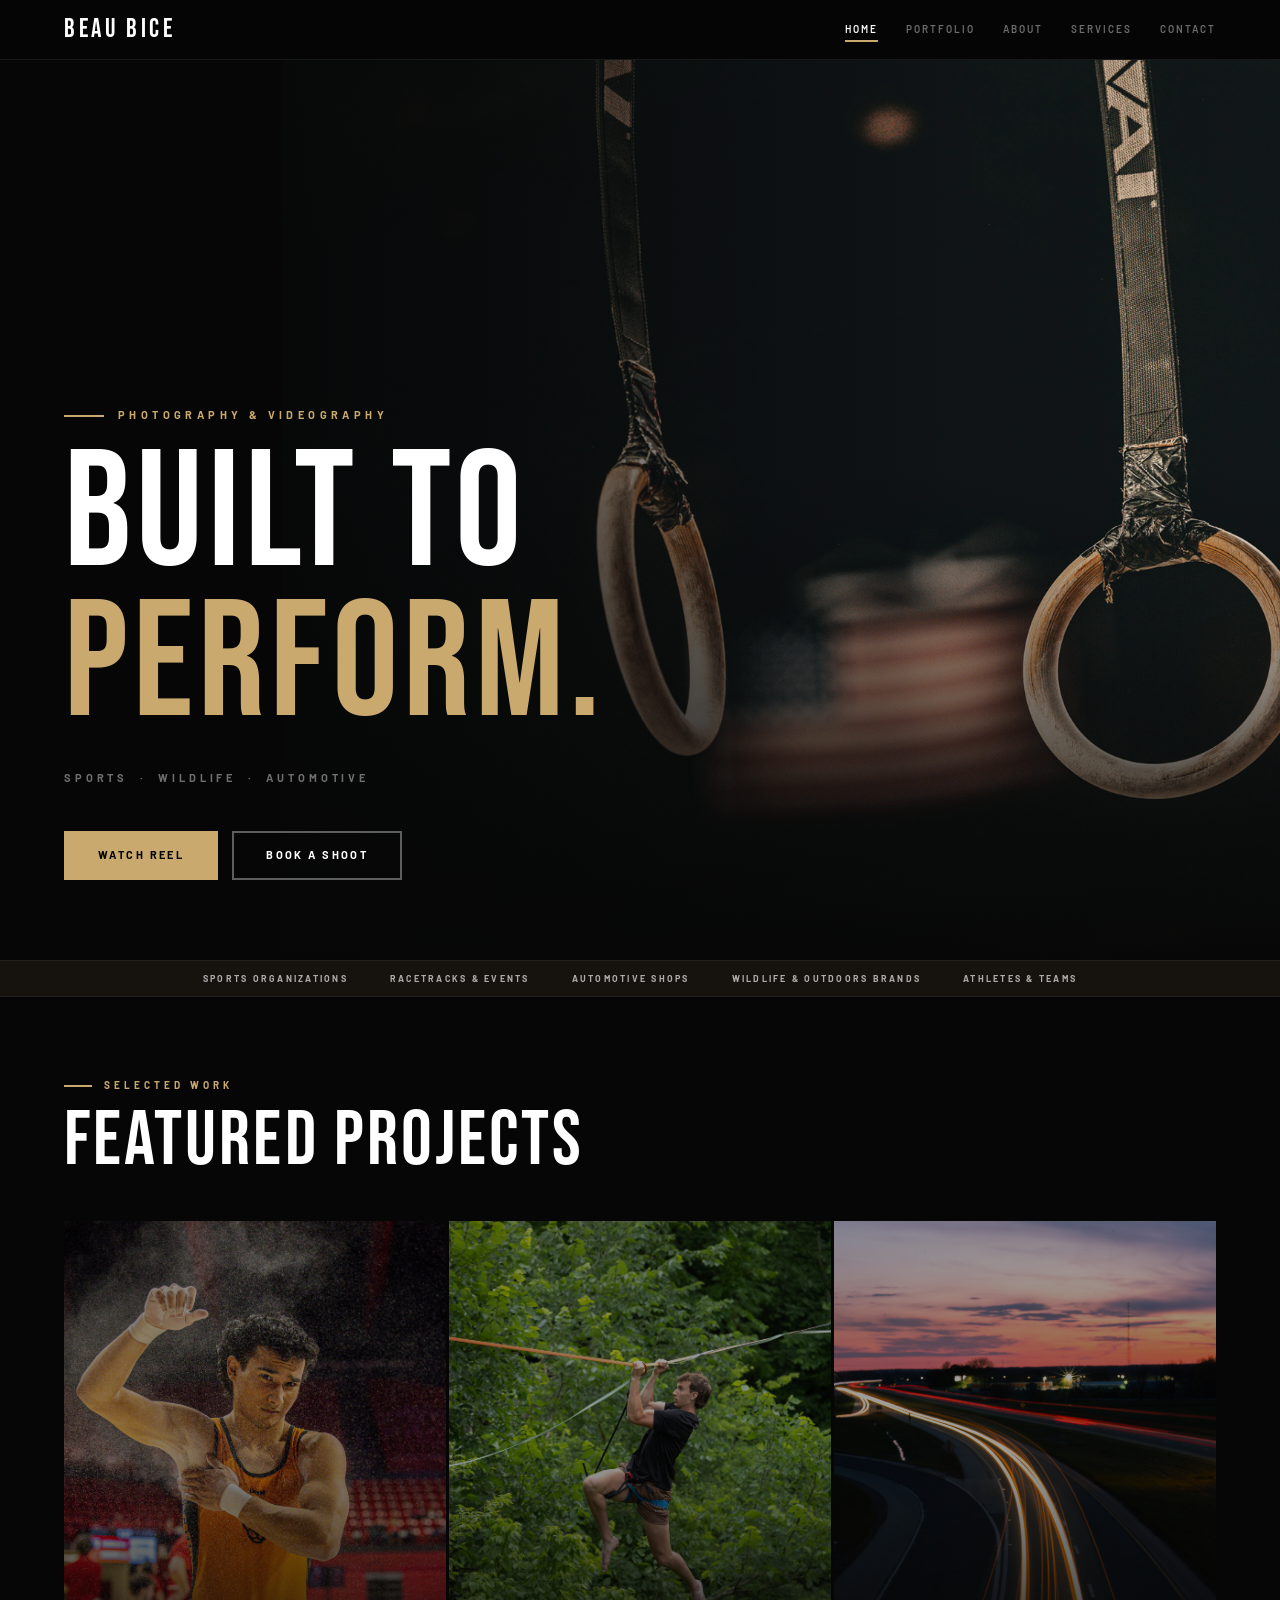
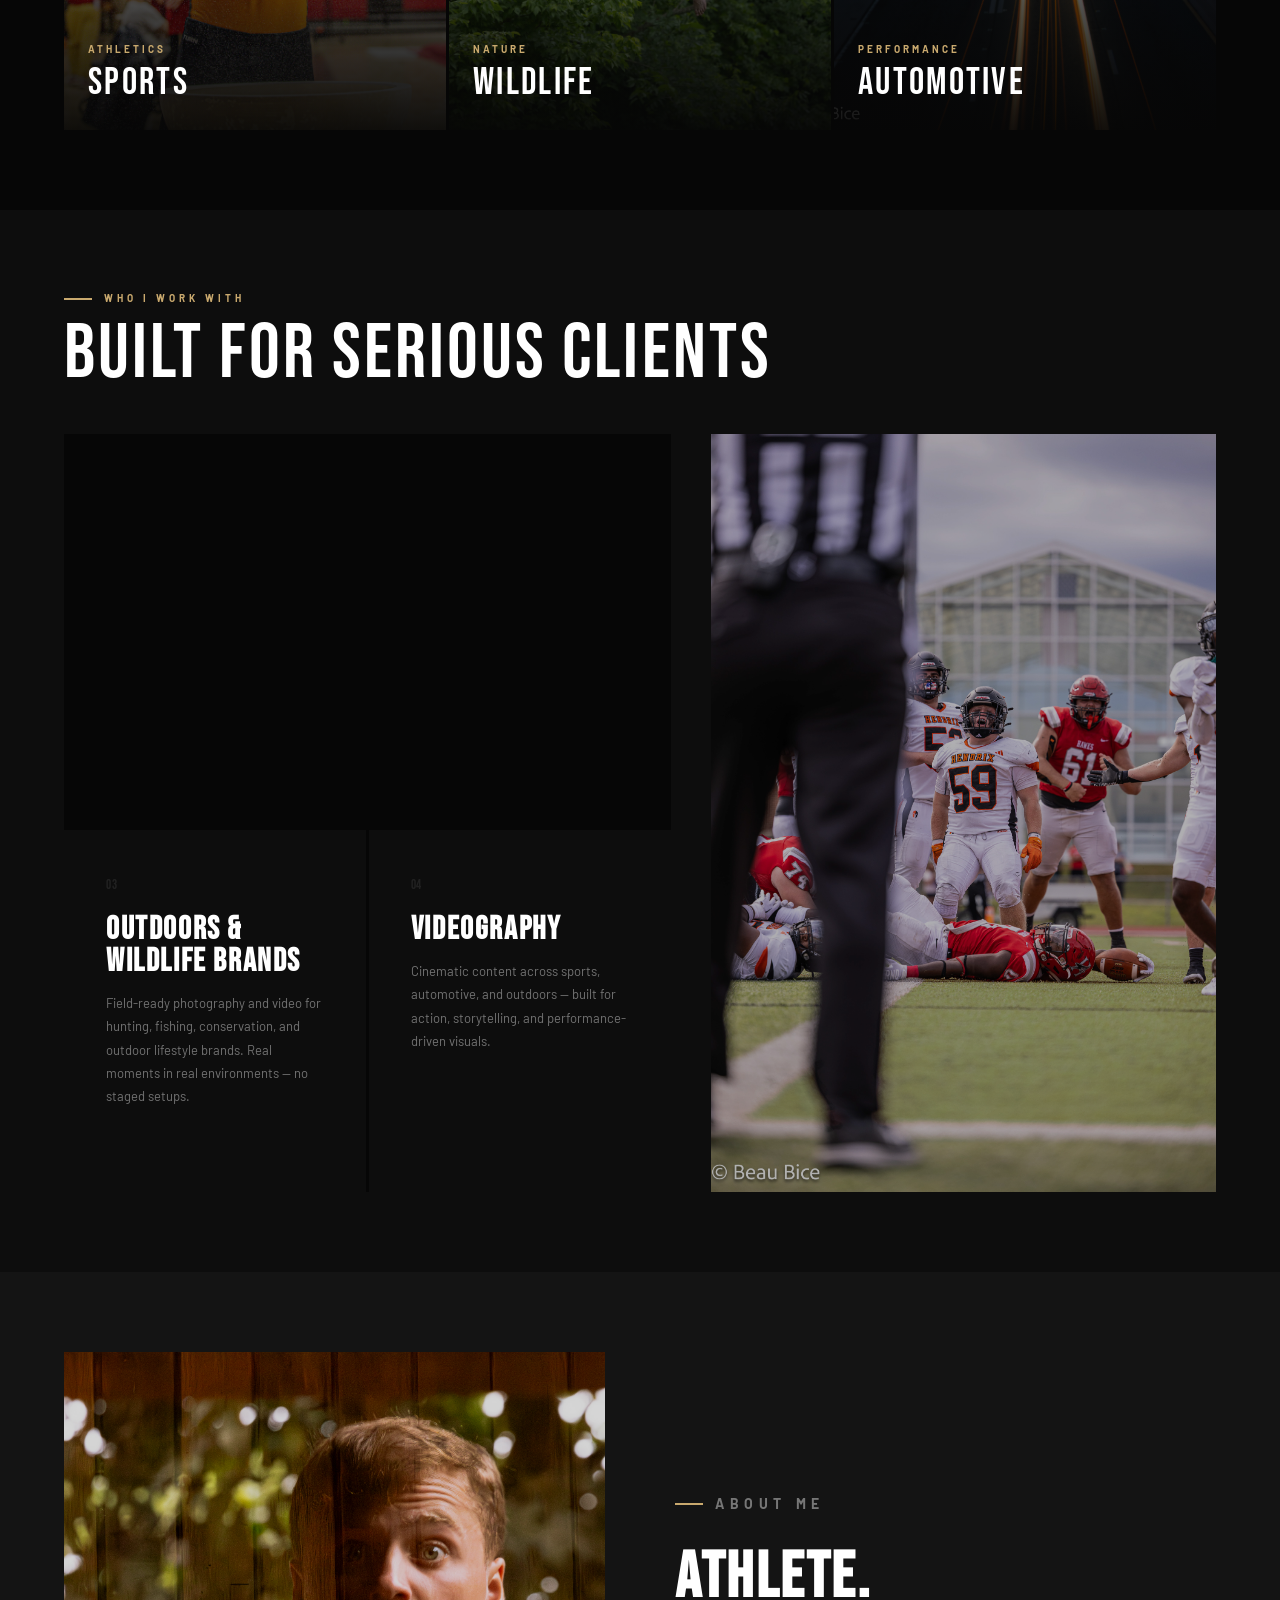
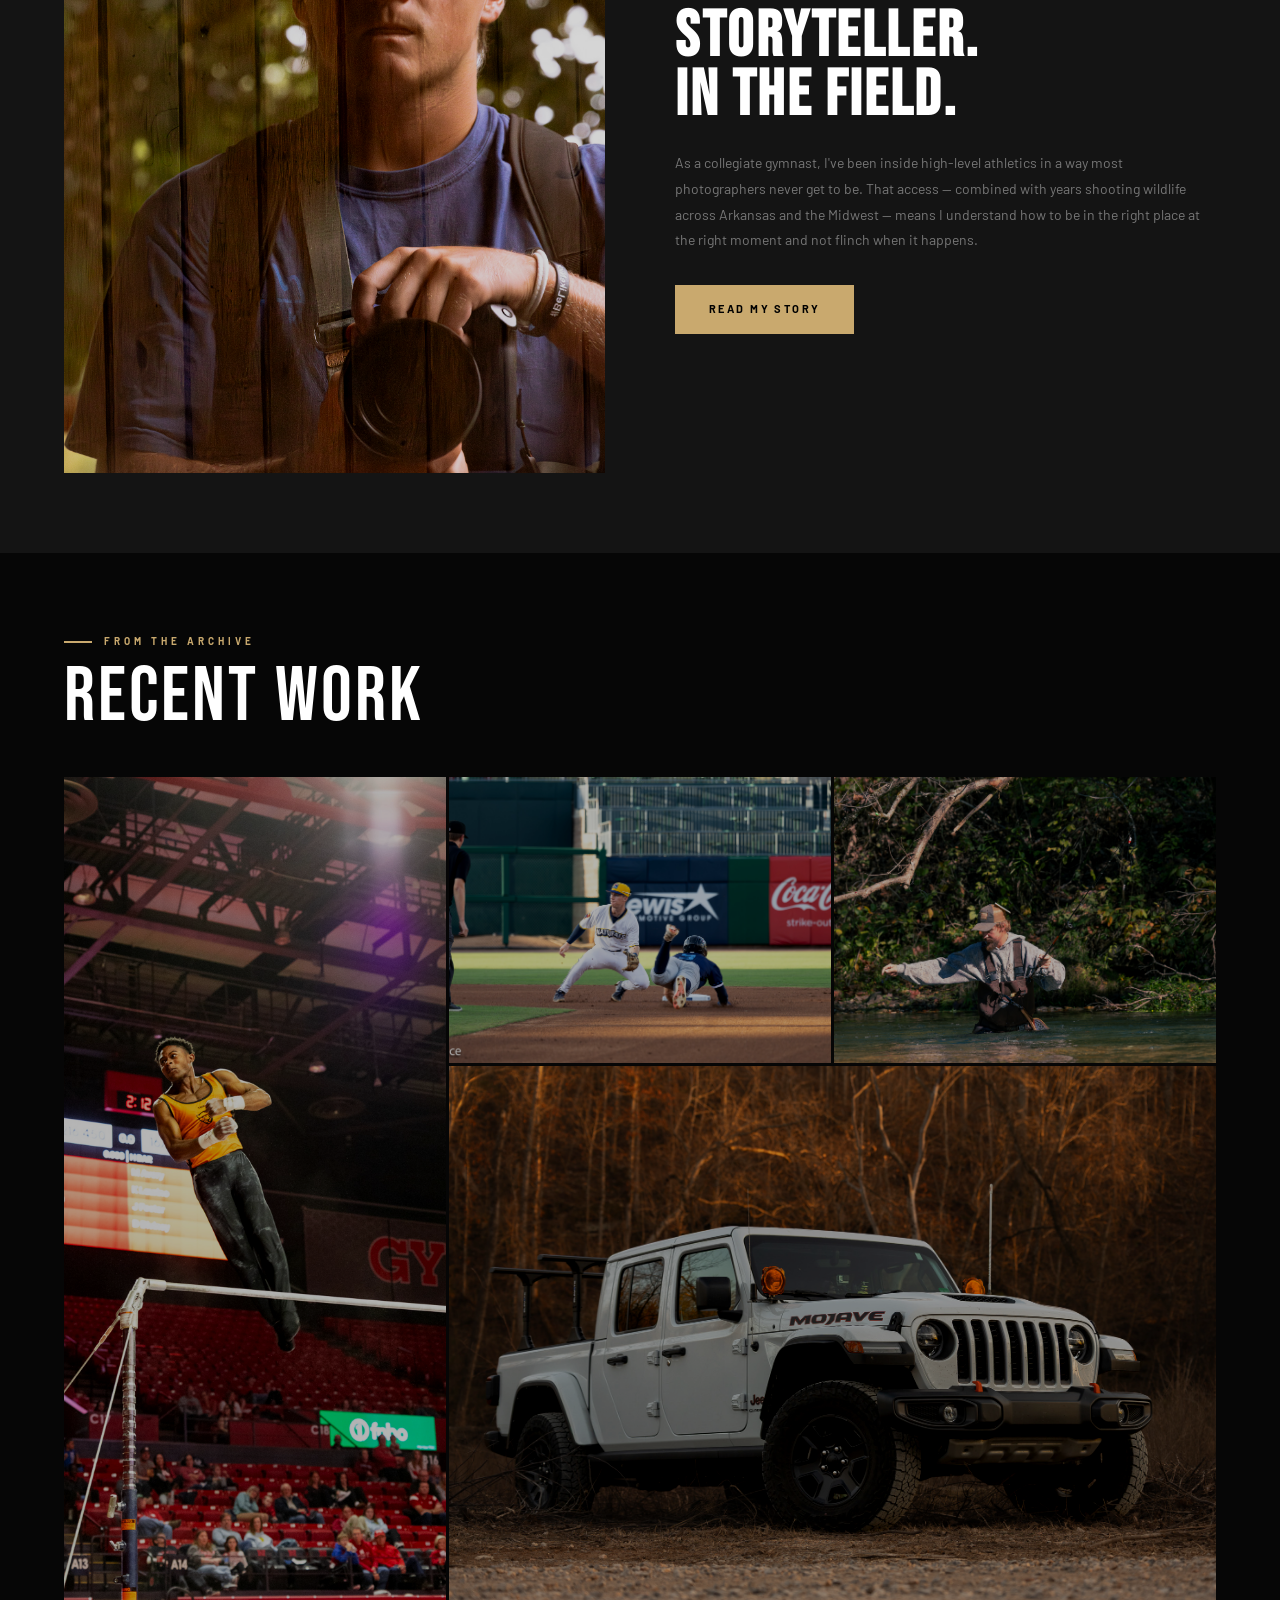
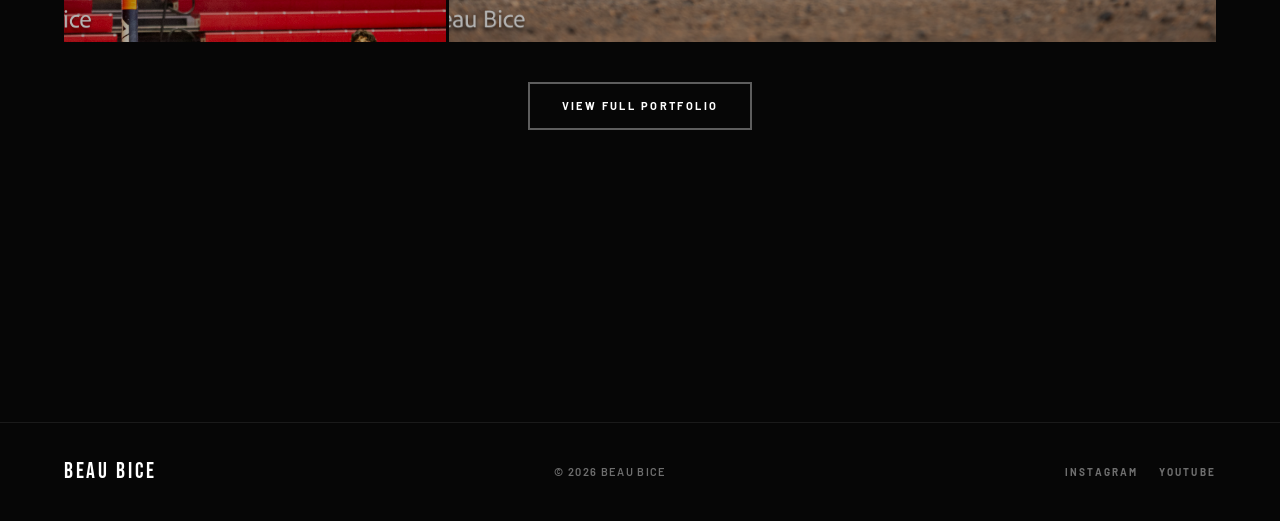
<file: index.html>
<!DOCTYPE html>
<html lang="en">
<head>
  <meta charset="UTF-8">
  <meta name="viewport" content="width=device-width, initial-scale=1.0">
  <title>Beau Bice — Photography & Videography</title>
	<meta name="description" content="Beau Bice is a sports, automotive, and wildlife photographer and videographer based between Arkansas, Missouri, and Illinois. As a Greenville University gymnast and digital media student, Beau creates high-impact visual content for athletes, brands, events, and outdoor companies and is available for travel.">
  <meta name="robots" content="index, follow">
  <link rel="stylesheet" href="styles.css">
  <link href="https://fonts.googleapis.com/css2?family=Bebas+Neue&family=Barlow:wght@300;400;600;700&display=swap" rel="stylesheet">
</head>
<body>

<!-- ── Navigation ───────────────────────────── -->
<header class="header">
  <div class="container nav">
    <div class="logo">Beau Bice</div>
    <nav>
      <a href="index.html" class="active">Home</a>
      <a href="portfolio.html">Portfolio</a>
      <a href="about.html">About</a>
      <a href="services.html">Services</a>
      <a href="contact.html">Contact</a>
    </nav>
  </div>
</header>

<!-- ── Hero ─────────────────────────────────── -->
<section class="hero">
  <div class="hero-bg">
    <!-- Original hero photo -->
    <img src="IMG_2894.jpg" alt="Beau Bice Photography">
  </div>
  <div class="hero-overlay"></div>
  <div class="hero-content">
    <p class="hero-eyebrow">Photography &amp; Videography</p>
    <h1>Built to<br><em>Perform.</em></h1>
    <p class="hero-sub">Sports &nbsp;·&nbsp; Wildlife &nbsp;·&nbsp; Automotive</p>
    <div class="hero-btns">
      <a href="films.html" class="btn primary">Watch Reel</a>
      <a href="contact.html" class="btn">Book a Shoot</a>
    </div>
  </div>
</section>

<!-- ── Client Types Band ──────────────────────── -->
<div class="client-band">
  <div class="client-band-inner">
    <span>Sports Organizations</span>
    <span class="band-dot">·</span>
    <span>Racetracks &amp; Events</span>
    <span class="band-dot">·</span>
    <span>Automotive Shops</span>
    <span class="band-dot">·</span>
    <span>Wildlife &amp; Outdoors Brands</span>
    <span class="band-dot">·</span>
    <span>Athletes &amp; Teams</span>
  </div>
</div>

<!-- ── Featured Work ─────────────────────────── -->
<section class="featured">
  <div class="container">
    <p class="section-eyebrow">Selected Work</p>
    <h2 class="section-title">Featured Projects</h2>
    <div class="featured-grid">

      <!-- Sports — original photo: Ethan Jap Press.jpg -->
      <a href="sports.html" class="feat-card">
        <img src="IMG_1847.jpg" alt="Sports Photography">
        <div class="feat-card-overlay"></div>
        <div class="feat-card-label">
          <p class="feat-card-cat">Athletics</p>
          <p class="feat-card-title">Sports</p>
        </div>
      </a>

      <!-- Wildlife — original photo: Greenville_Wildlife_-5.jpg -->
      <a href="wildlife.html" class="feat-card">
        <img src="IMG_9954.jpg" alt="Wildlife Photography">
        <div class="feat-card-overlay"></div>
        <div class="feat-card-label">
          <p class="feat-card-cat">Nature</p>
          <p class="feat-card-title">Wildlife</p>
        </div>
      </a>

      <!-- Automotive -->
<a href="automotive.html" class="feat-card">
  <img src="Exploring_Time.jpg" alt="Automotive Photography">
  <div class="feat-card-overlay"></div>
  <div class="feat-card-label">
    <p class="feat-card-cat">Performance</p>
    <p class="feat-card-title">Automotive</p>
  </div>
</a>
    </div>
  </div>
</section>

<!-- ── Who I Work With ────────────────────────── -->
<section class="who-section">
  <div class="container">
    <p class="section-eyebrow">Who I Work With</p>
    <h2 class="section-title">Built for Serious Clients</h2>

    <div class="who-layout">

      <!-- LEFT SIDE (cards) -->
      <div class="who-grid">

        <a href="services.html" class="who-card">
          <p class="who-number">01</p>
          <h3>Sports Organizations &amp; Teams</h3>
          <p>
            Game coverage, team media packages, athlete portraits, and promotional content
            for programs that need professional visuals that keep up with the intensity of the sport.
          </p>
        </a>

        <a href="services.html" class="who-card">
          <p class="who-number">02</p>
          <h3>Automotive &amp; Racing</h3>
          <p>
            From trackside action to detailed feature shots, I create high-impact visuals for
            racetracks, shops, events, and brands. Built to capture speed, precision, and presence.
          </p>
        </a>

        <a href="services.html" class="who-card">
          <p class="who-number">03</p>
          <h3>Outdoors &amp; Wildlife Brands</h3>
          <p>
            Field-ready photography and video for hunting, fishing, conservation, and outdoor
            lifestyle brands. Real moments in real environments — no staged setups.
          </p>
        </a>

        <a href="services.html" class="who-card">
          <p class="who-number">04</p>
          <h3>Videography</h3>
          <p>
            Cinematic content across sports, automotive, and outdoors — built for action,
            storytelling, and performance-driven visuals.
          </p>
        </a>

      </div>

      <!-- RIGHT SIDE (photo) -->
      <div class="who-image">
        <img src="IMG_4798.jpg" alt="Work Preview">
      </div>

    </div>
  </div>
</section>

<!-- ── About Preview ─────────────────────────── -->
<section class="about-preview">
  <div class="container">
    <!-- Original about photo: IMG_1152 copy.jpg -->
    <div class="about-thumb">
      <img src="IMG_1152 copy.jpg" alt="Beau Bice">
    </div>
    <div class="about-text">
      <p class="section-eyebrow">About Me</p>
      <h2>Athlete.<br>Storyteller.<br>In the Field.</h2>
      <p>
        As a collegiate gymnast, I've been inside high-level athletics in a way most
        photographers never get to be. That access — combined with years shooting
        wildlife across Arkansas and the Midwest — means I understand how to be
        in the right place at the right moment and not flinch when it happens.
      </p>
      <a href="about.html" class="btn primary">Read My Story</a>
    </div>
  </div>
</section>

<!-- ── Portfolio Masonry Preview ─────────────── -->
<section class="featured">
  <div class="container">
    <p class="section-eyebrow">From the Archive</p>
    <h2 class="section-title">Recent Work</h2>
    <div class="masonry-preview">
      <!--
        Original masonry photos from your portfolio section.
        These four are the ones you had in styles.css already.
      -->
      <div class="masonry-item tall">
        <img src="IMG_3264.jpg" alt="Portfolio">
        <div class="masonry-overlay"></div>
      </div>
      <div class="masonry-item">
        <img src="IMG_4436.jpg" alt="Portfolio">
        <div class="masonry-overlay"></div>
      </div>
      <div class="masonry-item">
        <img src="IMG_8598 copy.jpg" alt="Portfolio">
        <div class="masonry-overlay"></div>
      </div>
      <div class="masonry-item wide">
        <img src="Jeep-1 copy.jpg" alt="Automotive Photography">
        <div class="masonry-overlay"></div>
      </div>
    </div>
    <div style="text-align:center; margin-top: 40px;">
      <a href="portfolio.html" class="btn">View Full Portfolio</a>
    </div>
  </div>
</section>

<!-- ── CTA Band ───────────────────────────────── -->
<div class="cta-band">
  <div class="cta-band-inner">
    <div>
      <p class="section-eyebrow">Ready to work?</p>
      <h2>Let's build something worth shooting.</h2>
    </div>
    <a href="contact.html" class="btn primary">Book a Shoot</a>
  </div>
</div>

<!-- ── Footer ────────────────────────────────── -->
<footer class="footer">
  <div class="footer-inner">
    <div class="footer-logo">Beau Bice</div>
    <p class="footer-copy">© 2026 Beau Bice</p>
    <div class="footer-social">
      <!-- Replace # with your actual URLs -->
      <a href="#">Instagram</a>
      <a href="#">YouTube</a>
    </div>
  </div>
</footer>
<script>
const observer = new IntersectionObserver((entries) => {
  entries.forEach(entry => {
    if (entry.isIntersecting) {
      entry.target.classList.add("show");
    }
  });
});

document.querySelectorAll(
  ".feat-card, .who-card, .about-preview, .masonry-item, .cta-band"
).forEach(el => observer.observe(el));
</script>
	<script>
window.addEventListener("scroll", () => {
  const heroImg = document.querySelector(".hero-bg img");
  let offset = window.scrollY * 0.25;
  heroImg.style.transform = `translateX(20%) translateY(${offset}px)`;
});
</script>
</body>
</html>
</file>
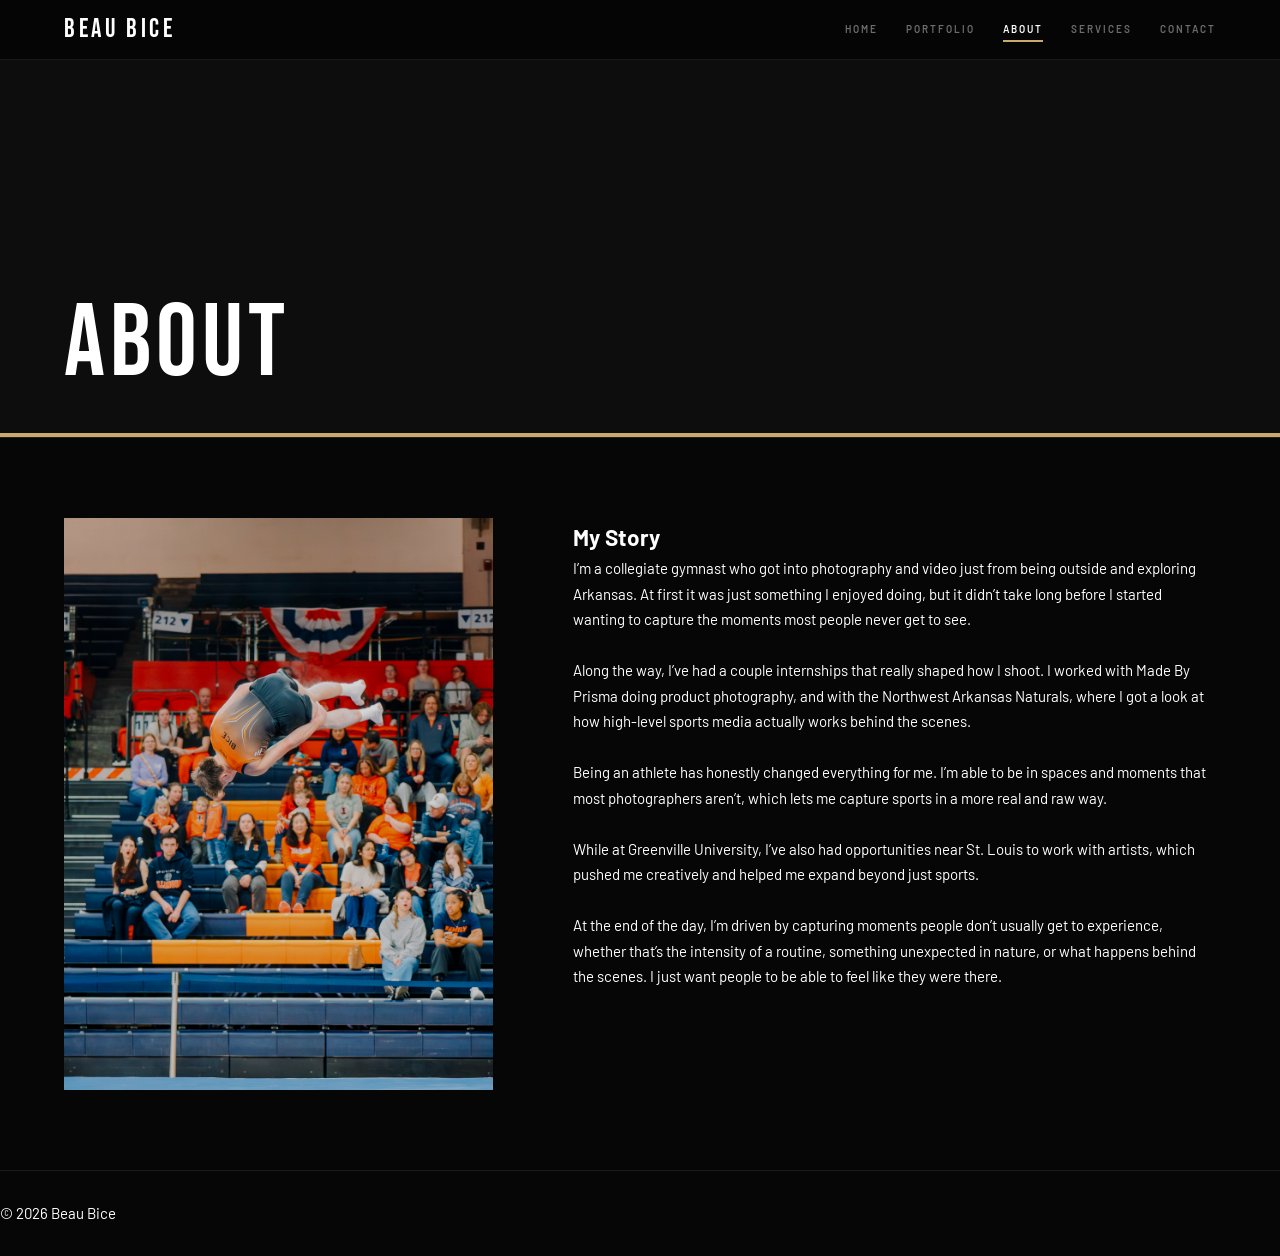
<file: about.html>
<!DOCTYPE html>
<html lang="en">
<head>
  <meta charset="UTF-8">
  <meta name="viewport" content="width=device-width, initial-scale=1.0">
  <title>About</title>
	<meta name="description" content="Beau Bice is a senior at Greenville University majoring in digital media with a focus in photography and videography. As a collegiate gymnast, Beau specializes in sports, wildlife, and automotive storytelling across Arkansas, Missouri, and Illinois.">
	 <meta name="robots" content="index, follow">
  <link rel="stylesheet" href="styles.css">
	<link href="https://fonts.googleapis.com/css2?family=Bebas+Neue&family=Barlow:wght@300;400;600;700&display=swap" rel="stylesheet">
</head>
<body>
<header class="header">
  <div class="container nav">
    <div class="logo">Beau Bice</div>
    <nav>
      <a href="index.html">Home</a>
      <a href="portfolio.html">Portfolio</a>
      <a href="about.html" class="active">About</a>
      <a href="services.html">Services</a>
      <a href="contact.html">Contact</a>
    </nav>
  </div>
</header>

<section class="page-hero"><h1>About</h1></section>

<section class="about container">
  <div class="about-grid">
    <div class="about-img">
  <img src="GUMENSGYMILLINOISNAVY_Original.jpg" alt="Beau Bice">
</div>
    <div>
      <h2>My Story</h2>
      <p>
I’m a collegiate gymnast who got into photography and video just from being outside and exploring Arkansas. At first it was just something I enjoyed doing, but it didn’t take long before I started wanting to capture the moments most people never get to see. <br><br>

Along the way, I’ve had a couple internships that really shaped how I shoot. I worked with Made By Prisma doing product photography, and with the Northwest Arkansas Naturals, where I got a look at how high-level sports media actually works behind the scenes. <br><br>

Being an athlete has honestly changed everything for me. I’m able to be in spaces and moments that most photographers aren’t, which lets me capture sports in a more real and raw way. <br><br>

While at Greenville University, I’ve also had opportunities near St. Louis to work with artists, which pushed me creatively and helped me expand beyond just sports. <br><br>

At the end of the day, I’m driven by capturing moments people don’t usually get to experience, whether that’s the intensity of a routine, something unexpected in nature, or what happens behind the scenes. I just want people to be able to feel like they were there.
</p>
    </div>
  </div>
</section>

<footer class="footer"><p>© 2026 Beau Bice</p></footer>
</body>
</html>
</file>
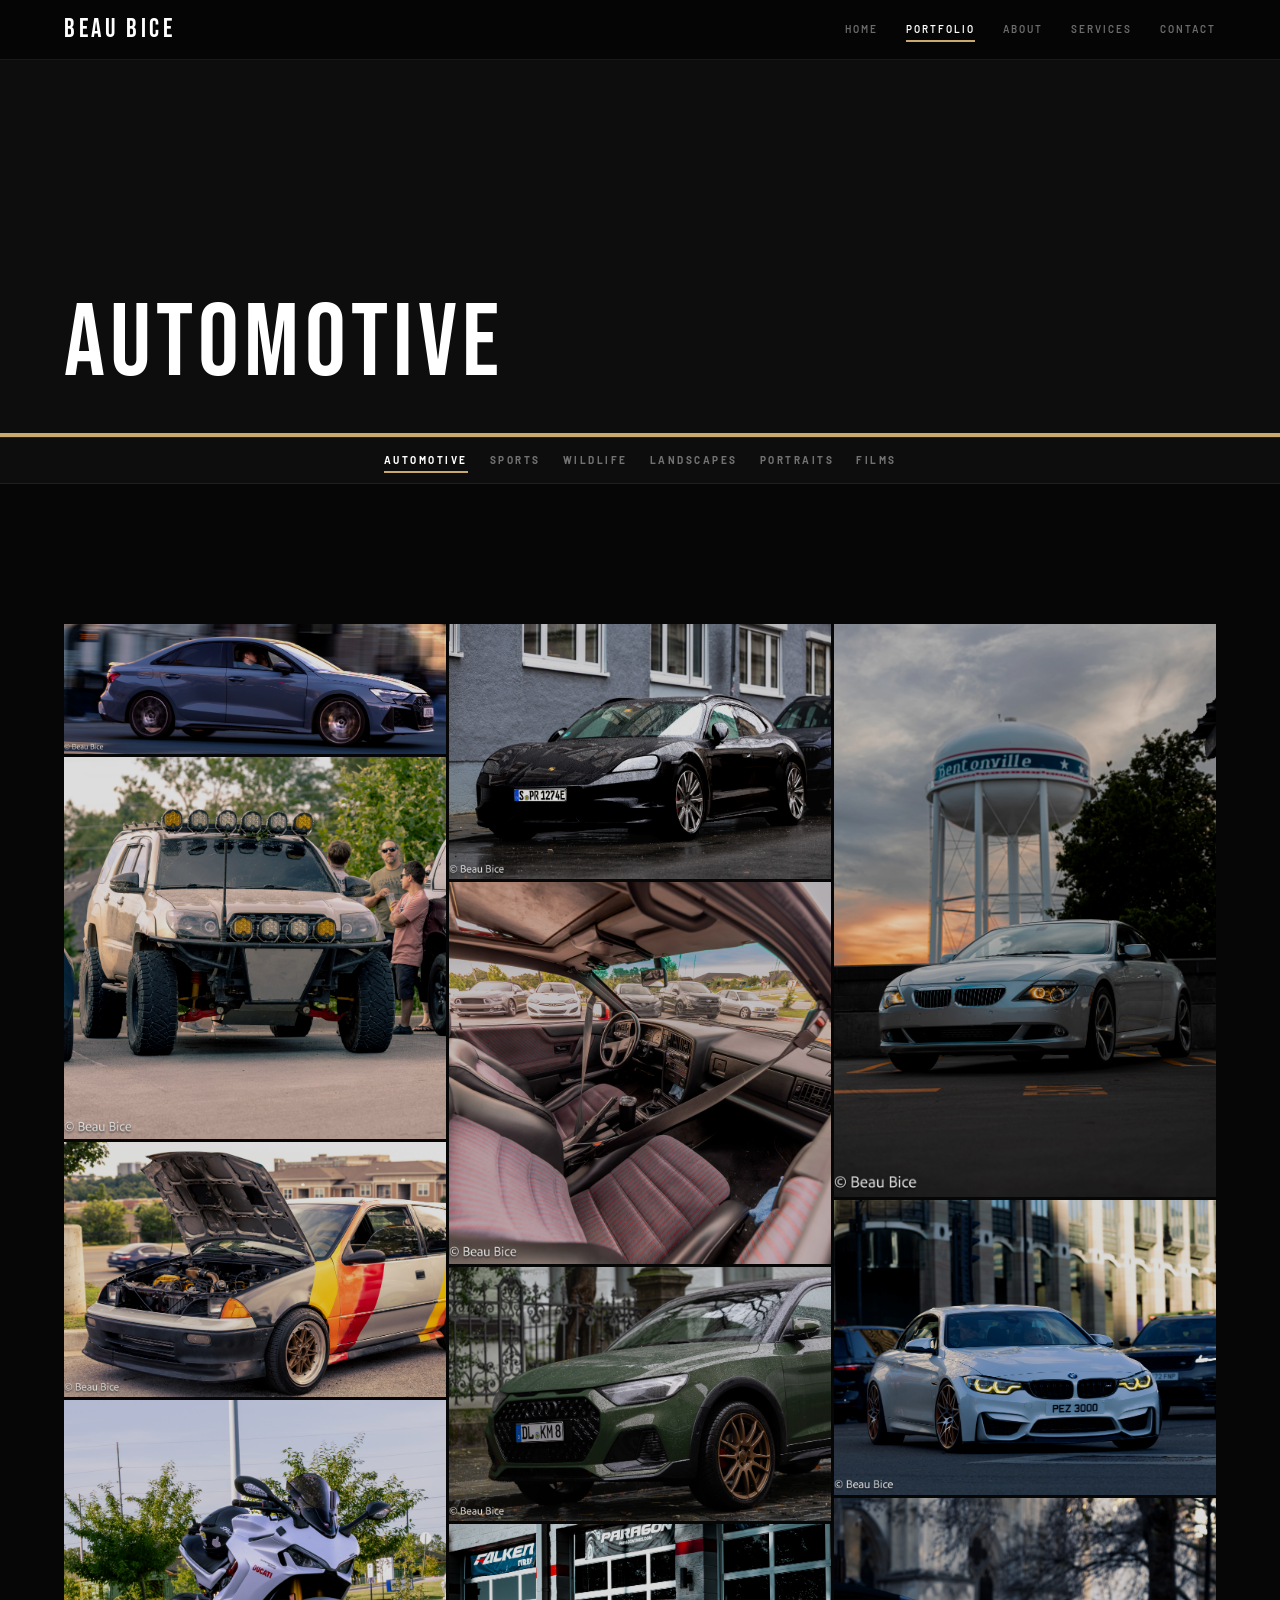
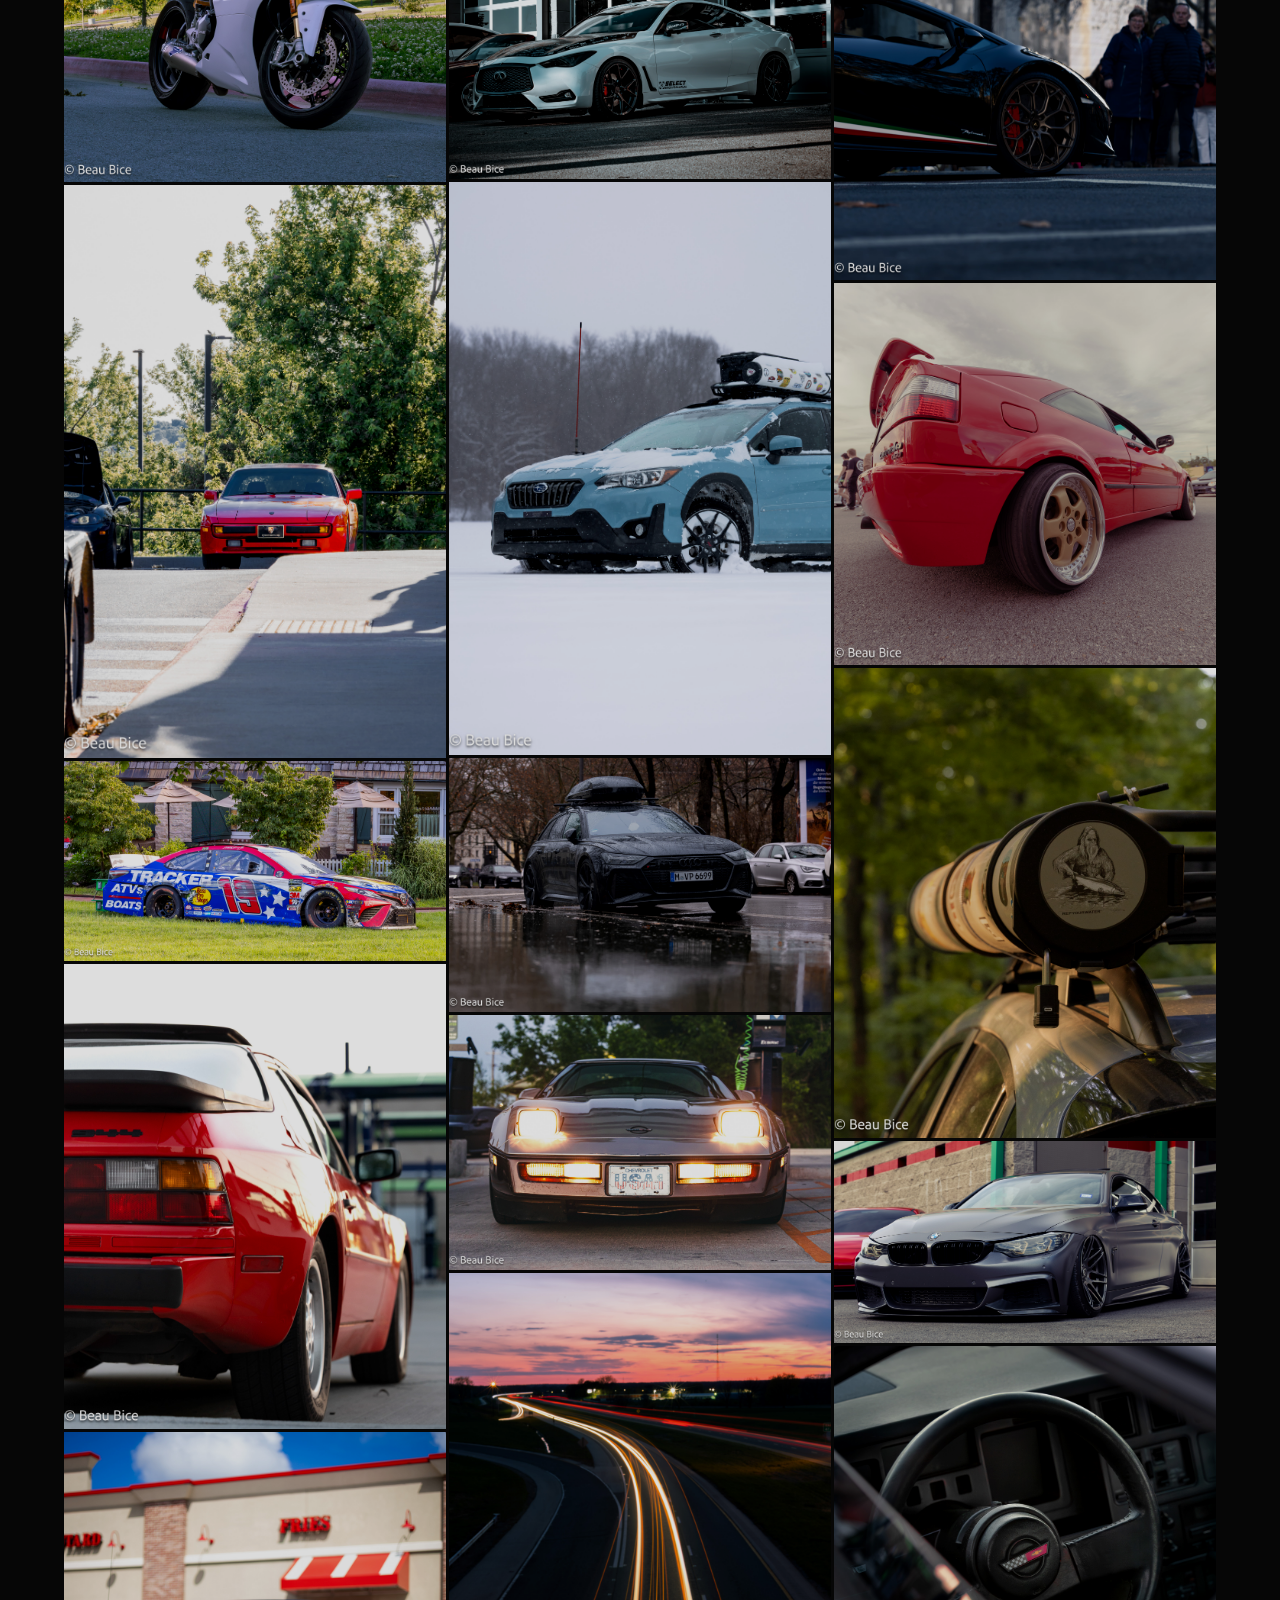
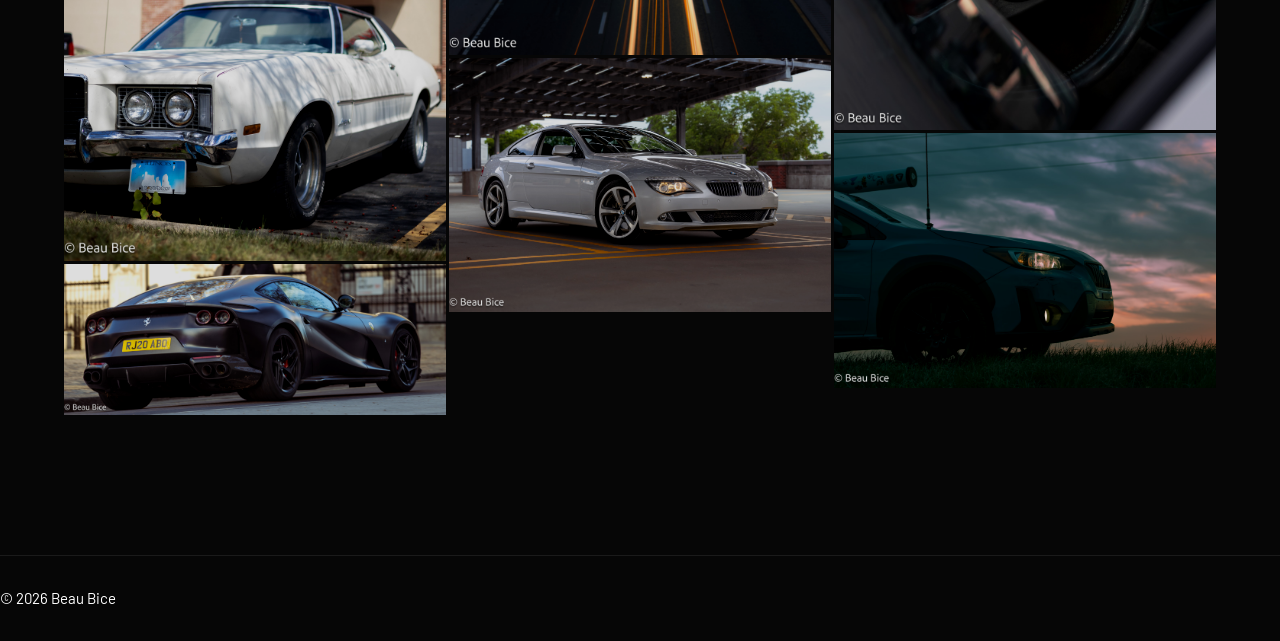
<file: automotive.html>
<!DOCTYPE html>
<html lang="en">
<head>
  <meta charset="UTF-8">
  <meta name="viewport" content="width=device-width, initial-scale=1.0">
  <title>Automotive Album</title>
  <link rel="stylesheet" href="styles.css">
	<link href="https://fonts.googleapis.com/css2?family=Bebas+Neue&family=Barlow:wght@300;400;600;700&display=swap" rel="stylesheet">
</head>
<body>
<header class="header">
  <div class="container nav">
    <div class="logo">Beau Bice</div>
    <nav>
      <a href="index.html">Home</a>
      <a href="portfolio.html" class="active">Portfolio</a>
      <a href="about.html">About</a>
      <a href="services.html">Services</a>
      <a href="contact.html">Contact</a>
    </nav>
  </div>
</header>

<section class="page-hero"><h1>Automotive</h1></section>
<nav class="album-nav">
  <a href="cars.html" class="active">Automotive</a>
  <a href="sports.html">Sports</a>
  <a href="wildlife.html">Wildlife</a>
  <a href="landscape.html">Landscapes</a>
  <a href="portraits.html">Portraits</a>
  <a href="films.html">Films</a>
</nav>
<section class="container">
  <div class="photo-grid" id="photoGrid">

    <div class="photo-item">
      <img src="944 Rear Taillight copy.jpg" alt="">
    </div>

    <div class="photo-item">
      <img src="Dads BMW copy 2.jpg" alt="">
    </div>

    <div class="photo-item">
      <img src="IMG_2307 copy.jpg" alt="">
    </div>

    <div class="photo-item">
      <img src="IMG_8552 copy.jpg" alt="">
    </div>
	  
<div class="photo-item">
      <img src="March_29_Greenville-3 copy.jpg" alt="">
    </div>
	  
	  <div class="photo-item">
      <img src="Merica-01 copy.jpg" alt="">
    </div>
	  
	  <div class="photo-item">
      <img src="Porsche copy.jpg" alt="">
    </div>
	  
	  <div class="photo-item">
      <img src="Snow_Day_-2 copy.jpg" alt="">
    </div>
	  
	  <div class="photo-item">
      <img src="portfolio_photos-2.jpg" alt="">
    </div>
	  
	  <div class="photo-item">
      <img src="portfolio_photos-3.jpg" alt="">
    </div>
	  
	   <div class="photo-item">
      <img src="portfolio_photos-4.jpg" alt="">
    </div>
	  
	   <div class="photo-item">
      <img src="portfolio_photos-5.jpg" alt="">
    </div>
	  
	  <div class="photo-item">
      <img src="portfolio_photos-7.jpg" alt="">
    </div>
	  
	  <div class="photo-item">
      <img src="1986_Vet_.jpg" alt="">
    </div>
	  
	  <div class="photo-item">
      <img src="1986_Vet.jpg" alt="">
    </div>
	  
	  <div class="photo-item">
      <img src="Exploring_Time.jpg" alt="">
    </div>
	  
	  <div class="photo-item">
      <img src="IMG_7715.jpg" alt="">
    </div>
	  
	  <div class="photo-item">
      <img src="portfolio_photos_-2.jpg" alt="">
    </div>
	  
	  <div class="photo-item">
      <img src="portfolio_photos_.jpg" alt="">
    </div>
	  
	  <div class="photo-item">
      <img src="portfolio_photos_-3.jpg" alt="">
    </div>
	  
	  <div class="photo-item">
      <img src="portfolio_Autimotive.jpg" alt="">
    </div>
	  
	  <div class="photo-item">
      <img src="portfolio_Autimotive_1.jpg" alt="">
    </div>
	  
	  <div class="photo-item">
      <img src="portfolio_Autimotive_-3.jpg" alt="">
    </div>
	  
	  <div class="photo-item">
      <img src="portfolio_Autimotive_-4.jpg" alt="">
    </div>
	  
	  <div class="photo-item">
      <img src="portfolio_Autimotive_-5.jpg" alt="">
    </div>
	  
	  <div class="photo-item">
      <img src="portfolio_Autimotive_-2.jpg" alt="">
    </div>
	 
	  
    <!-- KEEP ADDING MORE -->
    <script>
  const grid = document.getElementById("photoGrid");
  const items = Array.from(grid.children);

  // Shuffle function
  for (let i = items.length - 1; i > 0; i--) {
    const j = Math.floor(Math.random() * (i + 1));
    [items[i], items[j]] = [items[j], items[i]];
  }

  // Re-append shuffled items
  items.forEach(item => grid.appendChild(item));
</script>
  </div>
</section>

<footer class="footer"><p>© 2026 Beau Bice</p></footer>
</body>
</html>
</file>
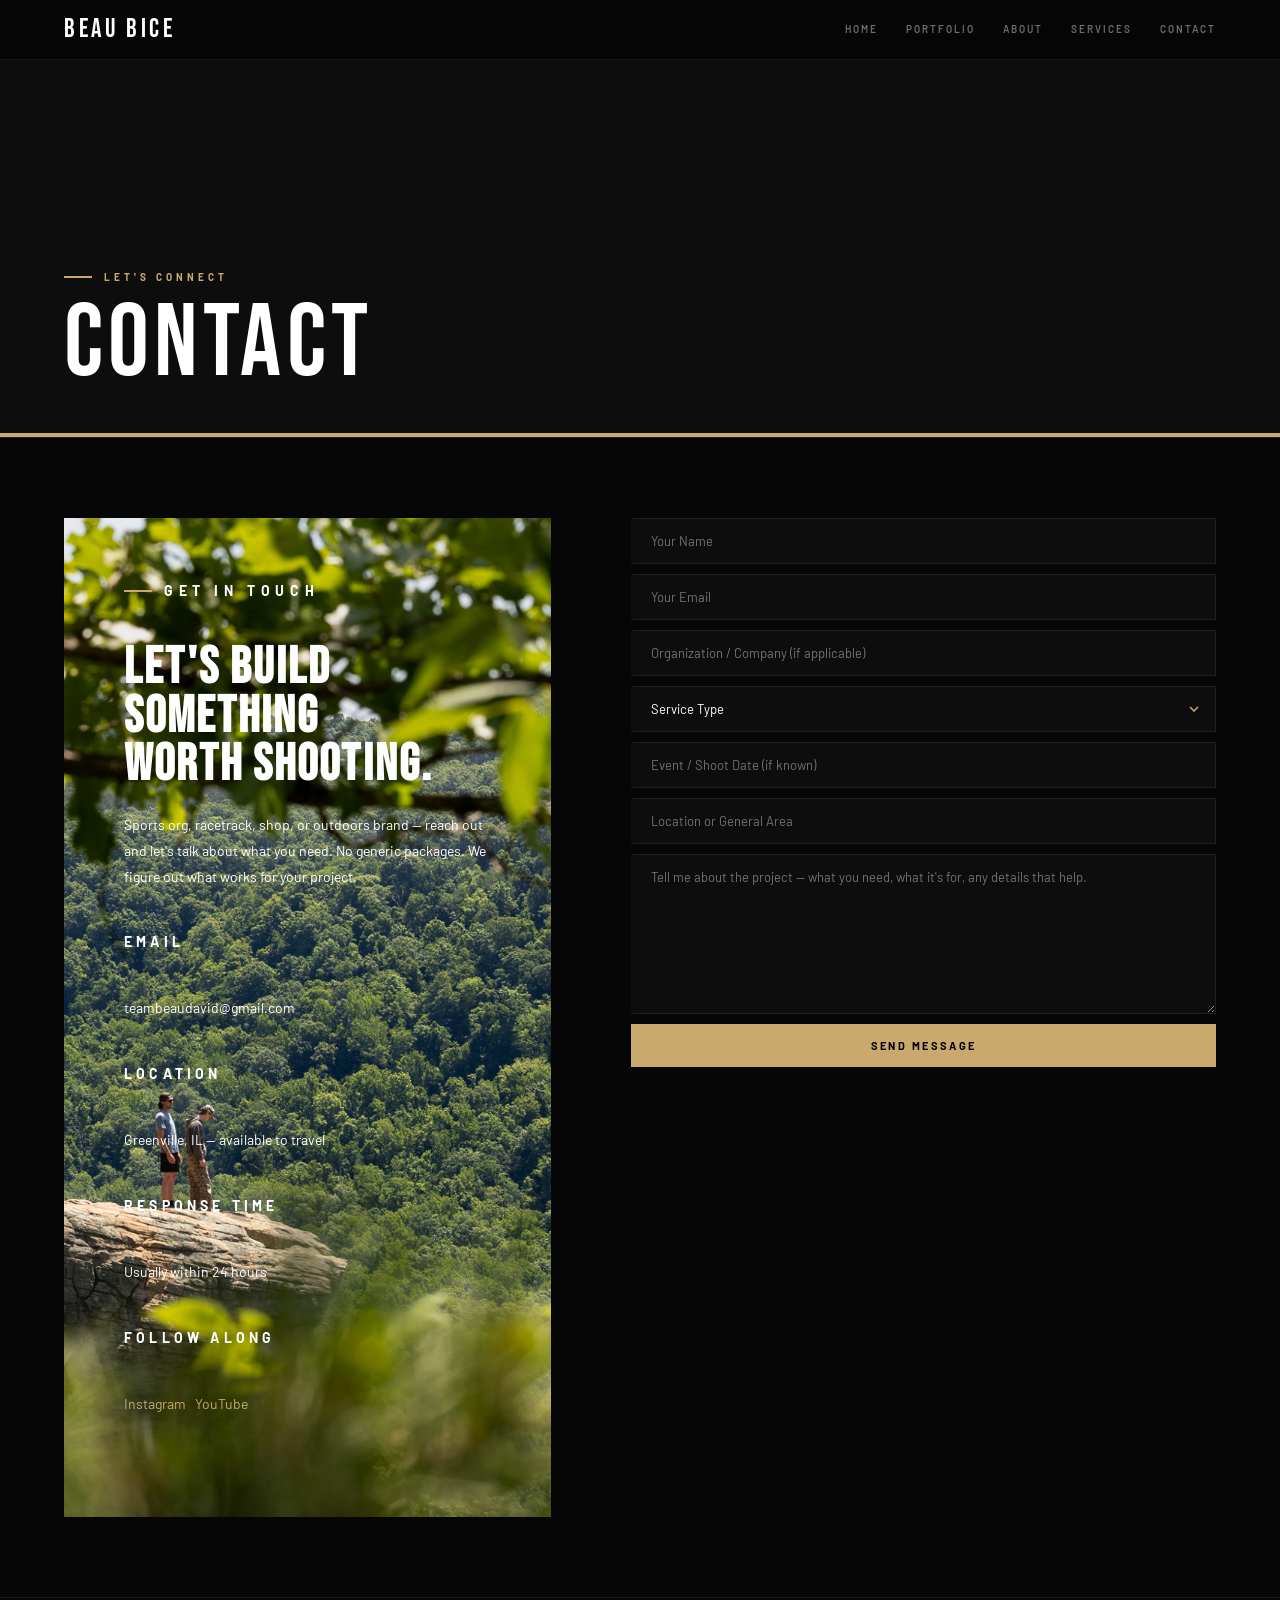
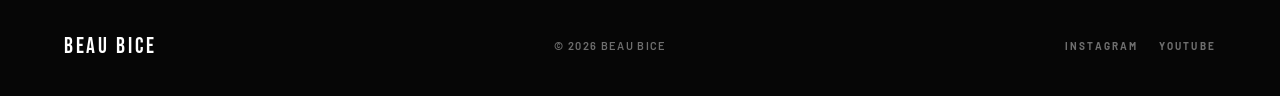
<file: contact.html>
<!DOCTYPE html>
<html lang="en">
<head>
  <meta charset="UTF-8">
  <meta name="viewport" content="width=device-width, initial-scale=1.0">
  <title>Contact — Beau Bice</title>
	<meta name="description" content="Contact Beau Bice for sports, wildlife, automotive, and outdoor photography or videography projects. Available across Arkansas, Missouri, Illinois, and for travel nationwide.">
	 <meta name="robots" content="index, follow">
  <link rel="stylesheet" href="styles.css">
  <link href="https://fonts.googleapis.com/css2?family=Bebas+Neue&family=Barlow:wght@300;400;600;700&display=swap" rel="stylesheet">
</head>
<body>
<header class="header">
  <div class="container nav">
    <div class="logo">Beau Bice</div>
    <nav>
      <a href="index.html">Home</a>
      <a href="portfolio.html">Portfolio</a>
      <a href="about.html">About</a>
      <a href="services.html">Services</a>
      <a href="contact.html">Contact</a>
    </nav>
  </div>
</header>
<section class="page-hero">
  <p class="page-eyebrow">Let's Connect</p>
  <h1>Contact</h1>
</section>
<section class="featured">
  <div class="container">
    <div class="contact-wrap">
      <div class="contact-info">
        <p class="section-eyebrow">Get in Touch</p>
        <h2>Let's build<br>something<br>worth shooting.</h2>
        <p>Sports org, racetrack, shop, or outdoors brand — reach out and let's talk about what you need. No generic packages. We figure out what works for your project.</p>
        <div class="contact-detail">
          <p class="contact-detail-label">Email</p>
          <!-- Replace with your actual email if different -->
          <p class="contact-detail-value">teambeaudavid@gmail.com</p>
        </div>
        <div class="contact-detail">
          <p class="contact-detail-label">Location</p>
          <p class="contact-detail-value">Greenville, IL — available to travel</p>
        </div>
        <div class="contact-detail">
          <p class="contact-detail-label">Response Time</p>
          <p class="contact-detail-value">Usually within 24 hours</p>
        </div>
        <div class="contact-detail">
          <p class="contact-detail-label">Follow Along</p>
          <p class="contact-detail-value">
            <a href="#" style="color:var(--accent);">Instagram</a>&nbsp;&nbsp;
            <a href="#" style="color:var(--accent);">YouTube</a>
          </p>
        </div>
      </div>
      <div>
        <!--
          For a form that submits without opening an email client,
          sign up free at formspree.io and replace the action URL.
        -->
        <form class="form" action="mailto:teambeaudavid@gmail.com" method="POST" enctype="text/plain">
          <input type="text" name="name" placeholder="Your Name" required>
          <input type="email" name="email" placeholder="Your Email" required>
          <input type="text" name="organization" placeholder="Organization / Company (if applicable)">
          <select name="service" required>
            <option value="" disabled selected>Service Type</option>
            <option>Sports Events</option>
            <option>Automotive Media</option>
            <option>Wildlife &amp; Outdoors</option>
            <option>Portraits &amp; Headshots</option>
            <option>Event Coverage</option>
            <option>Videography</option>
            <option>Other / Not Sure Yet</option>
          </select>
          <input type="text" name="date" placeholder="Event / Shoot Date (if known)">
          <input type="text" name="location" placeholder="Location or General Area">
          <textarea name="message" placeholder="Tell me about the project — what you need, what it's for, any details that help."></textarea>
          <button type="submit" class="btn primary">Send Message</button>
        </form>
      </div>
    </div>
  </div>
</section>
<footer class="footer">
  <div class="footer-inner">
    <div class="footer-logo">Beau Bice</div>
    <p class="footer-copy">&copy; 2026 Beau Bice</p>
    <div class="footer-social">
      <a href="#">Instagram</a>
      <a href="#">YouTube</a>
    </div>
  </div>
</footer>
	<script>
  const params = new URLSearchParams(window.location.search);
  const service = params.get("service");

  if (service) {
    const select = document.querySelector('select[name="service"]');
    if (select) {
      for (let option of select.options) {
        if (option.value === service) {
          option.selected = true;
        }
      }
    }
  }
</script>
</body>
</html>
</file>
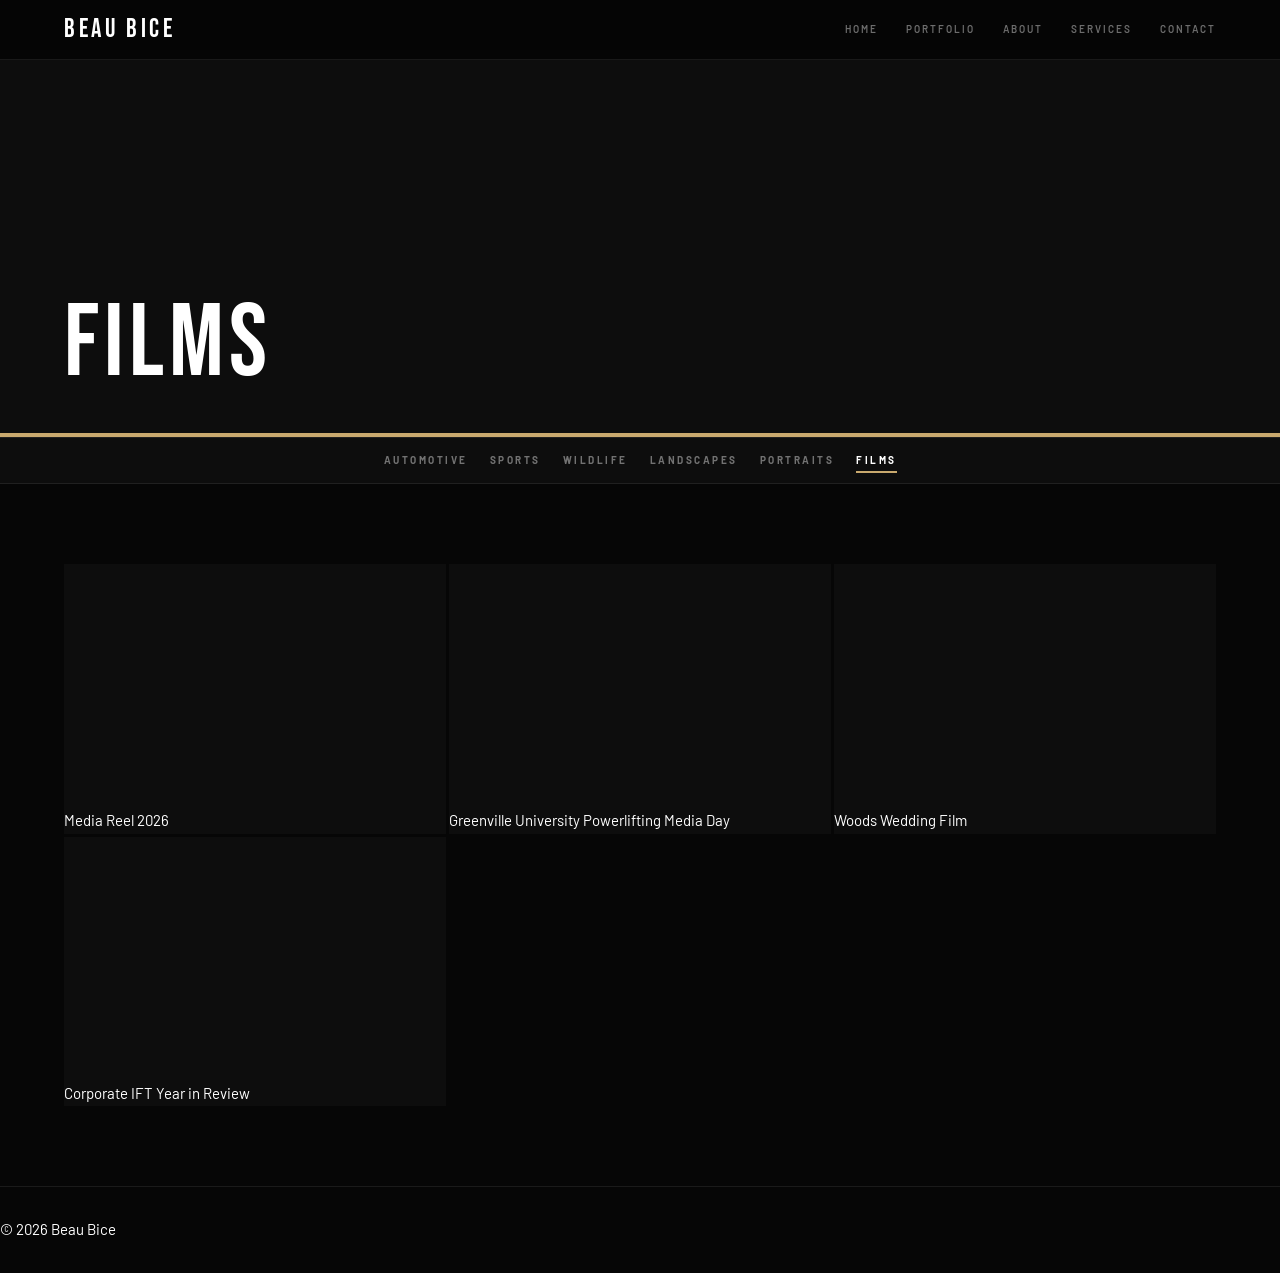
<file: films.html>
<!DOCTYPE html>
<html lang="en">
<head>
<meta charset="UTF-8">
<meta name="viewport" content="width=device-width, initial-scale=1.0">
<title>Films</title>
<link rel="stylesheet" href="styles.css">
<link href="https://fonts.googleapis.com/css2?family=Bebas+Neue&family=Barlow:wght@300;400;600;700&display=swap" rel="stylesheet">
</head>

<body>

<header class="header">
  <div class="container nav">
    <div class="logo">Beau Bice</div>
    <nav>
      <a href="index.html">Home</a>
      <a href="portfolio.html">Portfolio</a>
      <a href="about.html">About</a>
      <a href="services.html">Services</a>
      <a href="contact.html">Contact</a>
    </nav>
  </div>
</header>

<section class="page-hero">
  <h1>Films</h1>
</section>

<nav class="album-nav">
  <a href="automotive.html">Automotive</a>
  <a href="sports.html">Sports</a>
  <a href="wildlife.html">Wildlife</a>
  <a href="landscape.html">Landscapes</a>
  <a href="portraits.html">Portraits</a>
  <a href="films.html" class="active">Films</a>
</nav>

<section class="films container">
<div class="films-grid">

<div class="video-card">
<iframe src="https://www.youtube.com/embed/VejYrQetFmg" allowfullscreen></iframe>
<p>Media Reel 2026</p>
</div>

<div class="video-card">
<iframe 
  src="https://www.youtube.com/embed/zaSNPlrYkR8"
  allow="accelerometer; autoplay; clipboard-write; encrypted-media; gyroscope; picture-in-picture; web-share"
  allowfullscreen>
</iframe>
<p>Greenville University Powerlifting Media Day</p>
</div>

<div class="video-card">
<iframe src="https://www.youtube.com/embed/IXdPZ9PetV8" allowfullscreen></iframe>
<p>Woods Wedding Film</p>
</div>

<div class="video-card">
<iframe src="https://www.youtube.com/embed/Oj-KvMI15ho" allowfullscreen></iframe>
<p>Corporate IFT Year in Review</p>
</div>

</div>
</section>

<footer class="footer">
<p>© 2026 Beau Bice</p>
</footer>

</body>
</html>
</file>
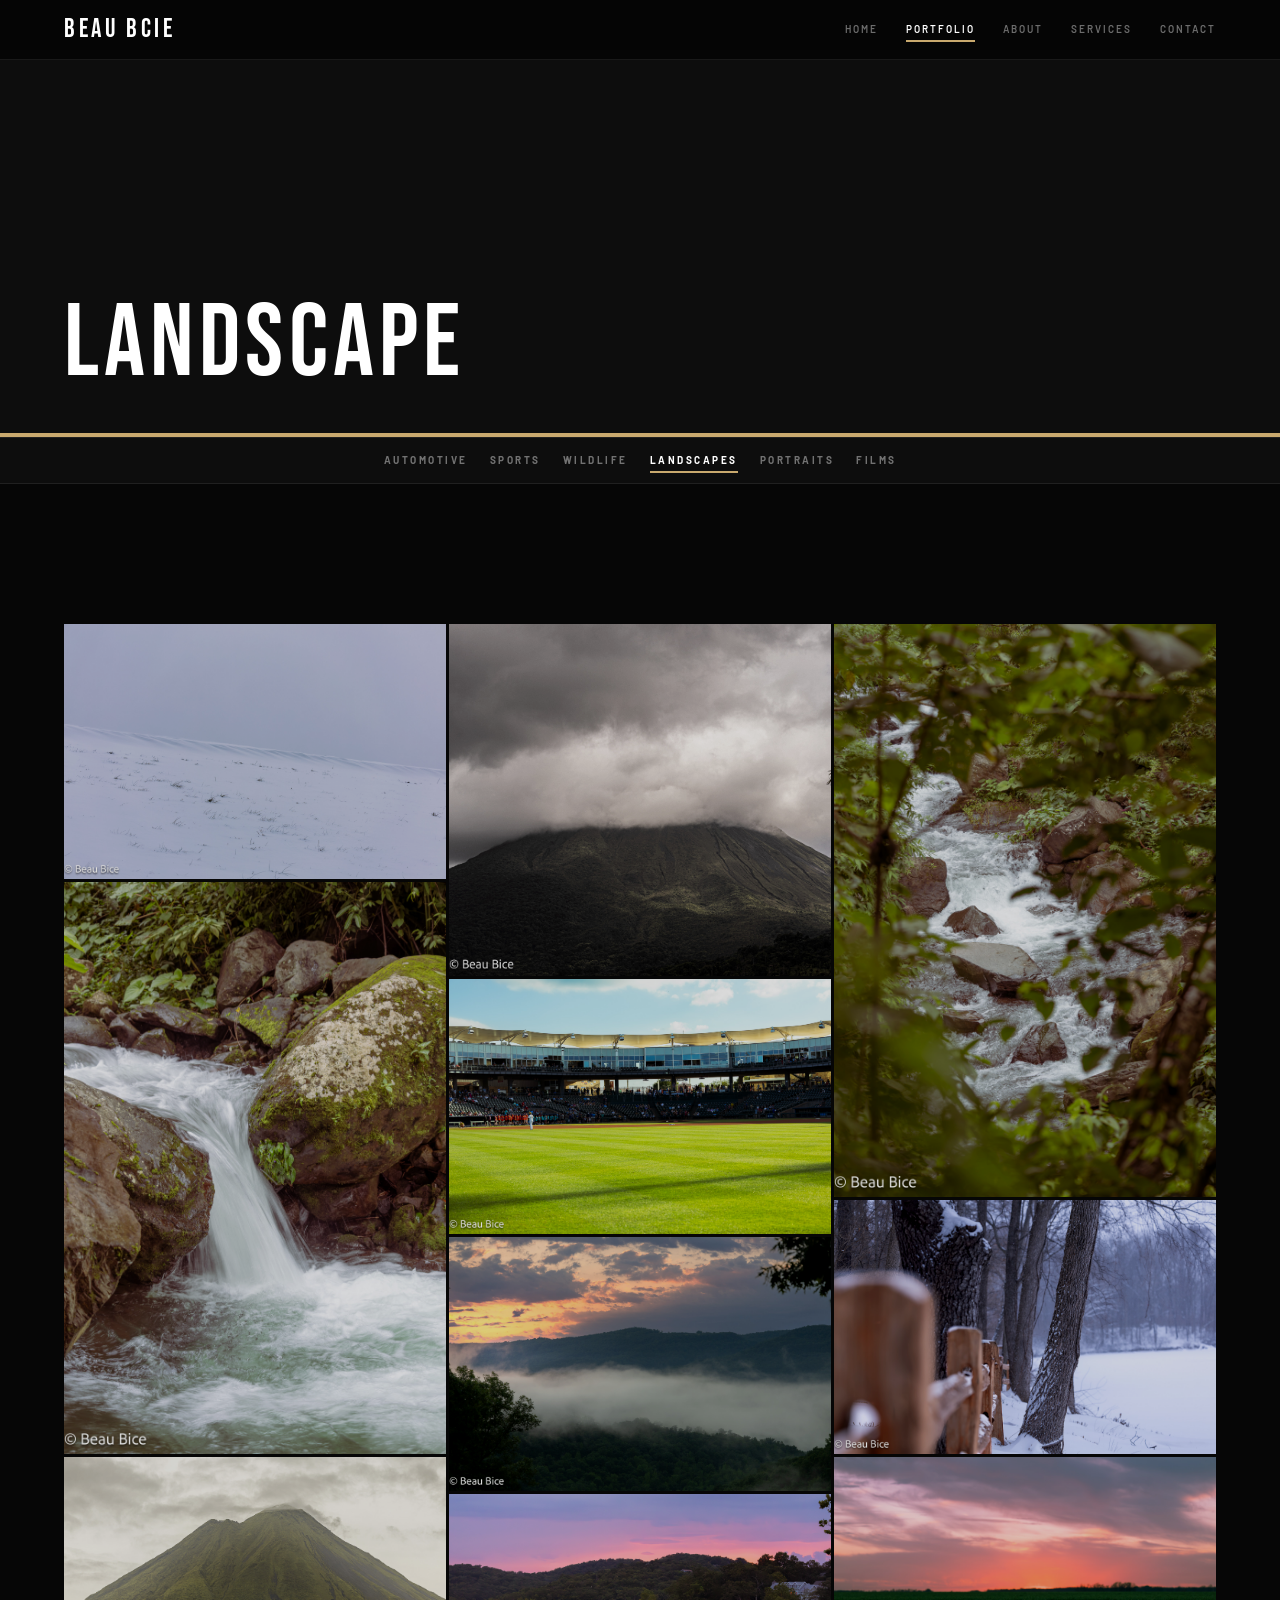
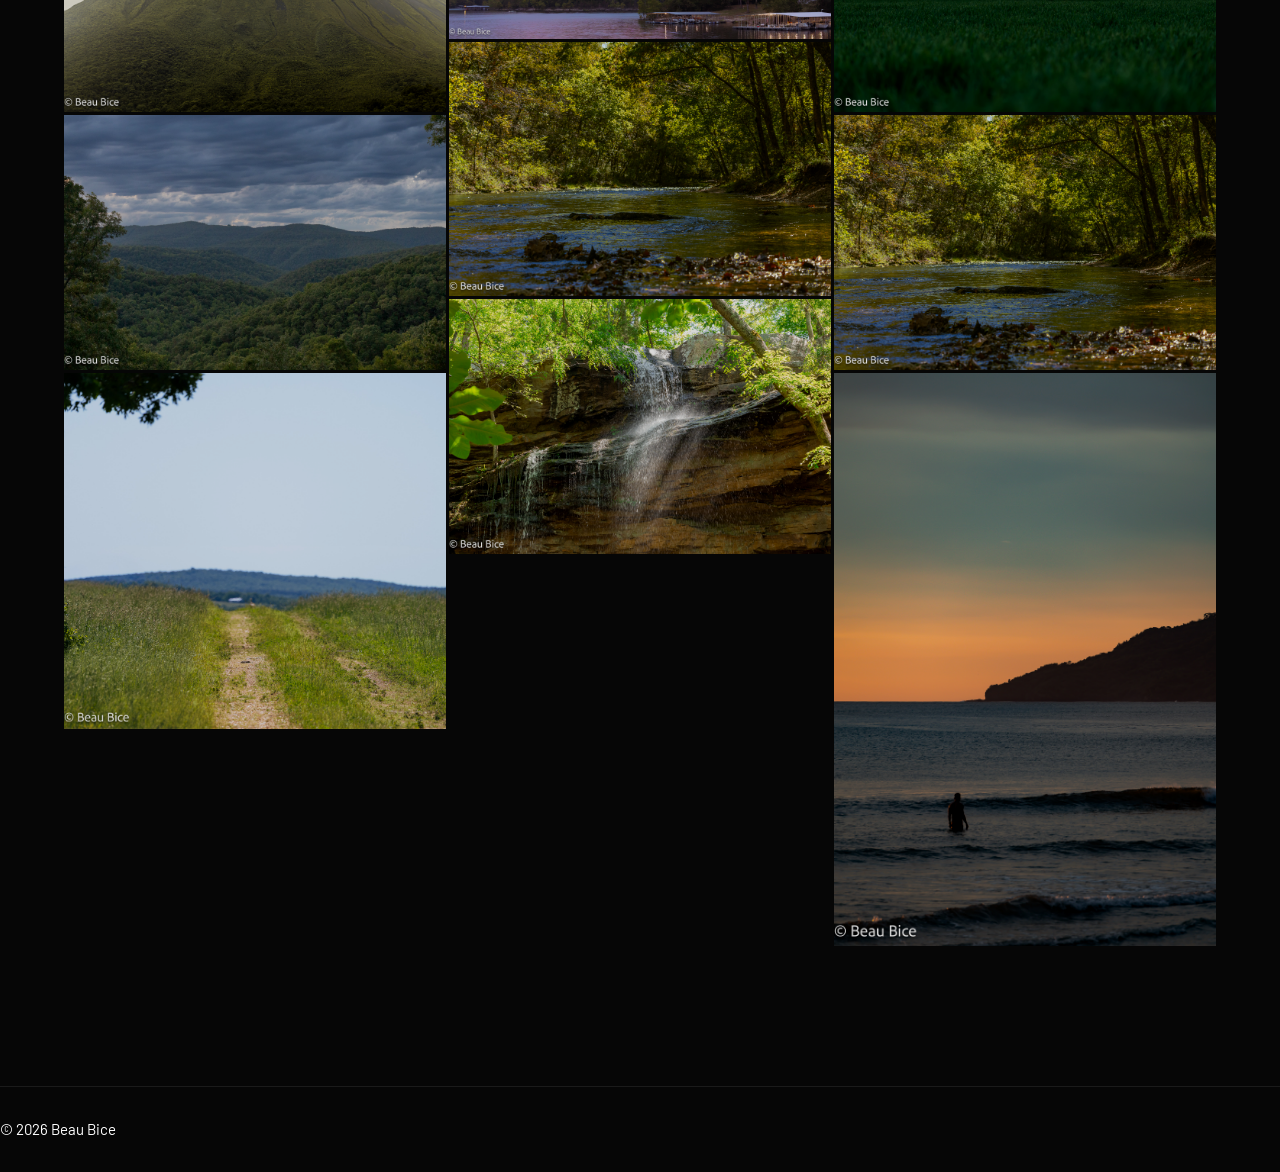
<file: landscape.html>
<!DOCTYPE html>
<html lang="en">
<head>
  <meta charset="UTF-8">
  <meta name="viewport" content="width=device-width, initial-scale=1.0">
  <title>Landscape Album</title>
  <link rel="stylesheet" href="styles.css">
	<link href="https://fonts.googleapis.com/css2?family=Bebas+Neue&family=Barlow:wght@300;400;600;700&display=swap" rel="stylesheet">
</head>
<body>
<header class="header">
  <div class="container nav">
    <div class="logo">Beau Bcie</div>
    <nav>
      <a href="index.html">Home</a>
      <a href="portfolio.html" class="active">Portfolio</a>
      <a href="about.html">About</a>
      <a href="services.html">Services</a>
      <a href="contact.html">Contact</a>
    </nav>
  </div>
</header>

<section class="page-hero"><h1>Landscape</h1></section>
<nav class="album-nav">
  <a href="automotive.html" >Automotive</a>
  <a href="sports.html">Sports</a>
  <a href="wildlife.html">Wildlife</a>
  <a href="landscape.html" class="active">Landscapes</a>
  <a href="portraits.html">Portraits</a>
  <a href="films.html">Films</a>
</nav>
<section class="container">
  <div class="photo-grid" id="photoGrid">

    <div class="photo-item">
      <img src="IMG_0628 copy.jpg" alt="">
    </div>

    <div class="photo-item">
      <img src="IMG_1225 copy.jpg" alt="">
    </div>

    <div class="photo-item">
      <img src="IMG_1446 copy.jpg" alt="">
    </div>

    <div class="photo-item">
      <img src="IMG_5725 copy.jpg" alt="">
    </div>
	  
<div class="photo-item">
      <img src="IMG_8634 copy.jpg" alt="">
    </div>
	  
	  <div class="photo-item">
      <img src="Merica-02 copy.jpg" alt="">
    </div>
	  
	  <div class="photo-item">
      <img src="Merica-08 copy.jpg" alt="">
    </div>
	  
	  <div class="photo-item">
      <img src="Merica-19 copy.jpg" alt="">
    </div>
	  
	  <div class="photo-item">
      <img src="IMG_7412 copy.jpg" alt="">
    </div>
	  
	  <div class="photo-item">
      <img src="Snow_Day_-3 copy.jpg" alt="">
    </div>
	  
	   <div class="photo-item">
      <img src="Snow_Day_-6 copy.jpg" alt="">
    </div>
	  
	   <div class="photo-item">
      <img src="portfolio_photos-6.jpg" alt="">
    </div>
	  
	  <div class="photo-item">
      <img src="Costarica_Vacation_-2.jpg" alt="">
    </div>
	  
	  <div class="photo-item">
      <img src="Costarica_Vacation_-3.jpg" alt="">
    </div>
	  
	  <div class="photo-item">
      <img src="IMG_8634 copy.jpg" alt="">
    </div>
	  
	  <div class="photo-item">
      <img src="March_29_Greenville-8 copy.jpg" alt="">
    </div>

	  
    <!-- KEEP ADDING MORE -->
    <script>
  const grid = document.getElementById("photoGrid");
  const items = Array.from(grid.children);

  // Shuffle function
  for (let i = items.length - 1; i > 0; i--) {
    const j = Math.floor(Math.random() * (i + 1));
    [items[i], items[j]] = [items[j], items[i]];
  }

  // Re-append shuffled items
  items.forEach(item => grid.appendChild(item));
</script>
  </div>
</section>

<footer class="footer"><p>© 2026 Beau Bice</p></footer>
</body>
</html>
</file>
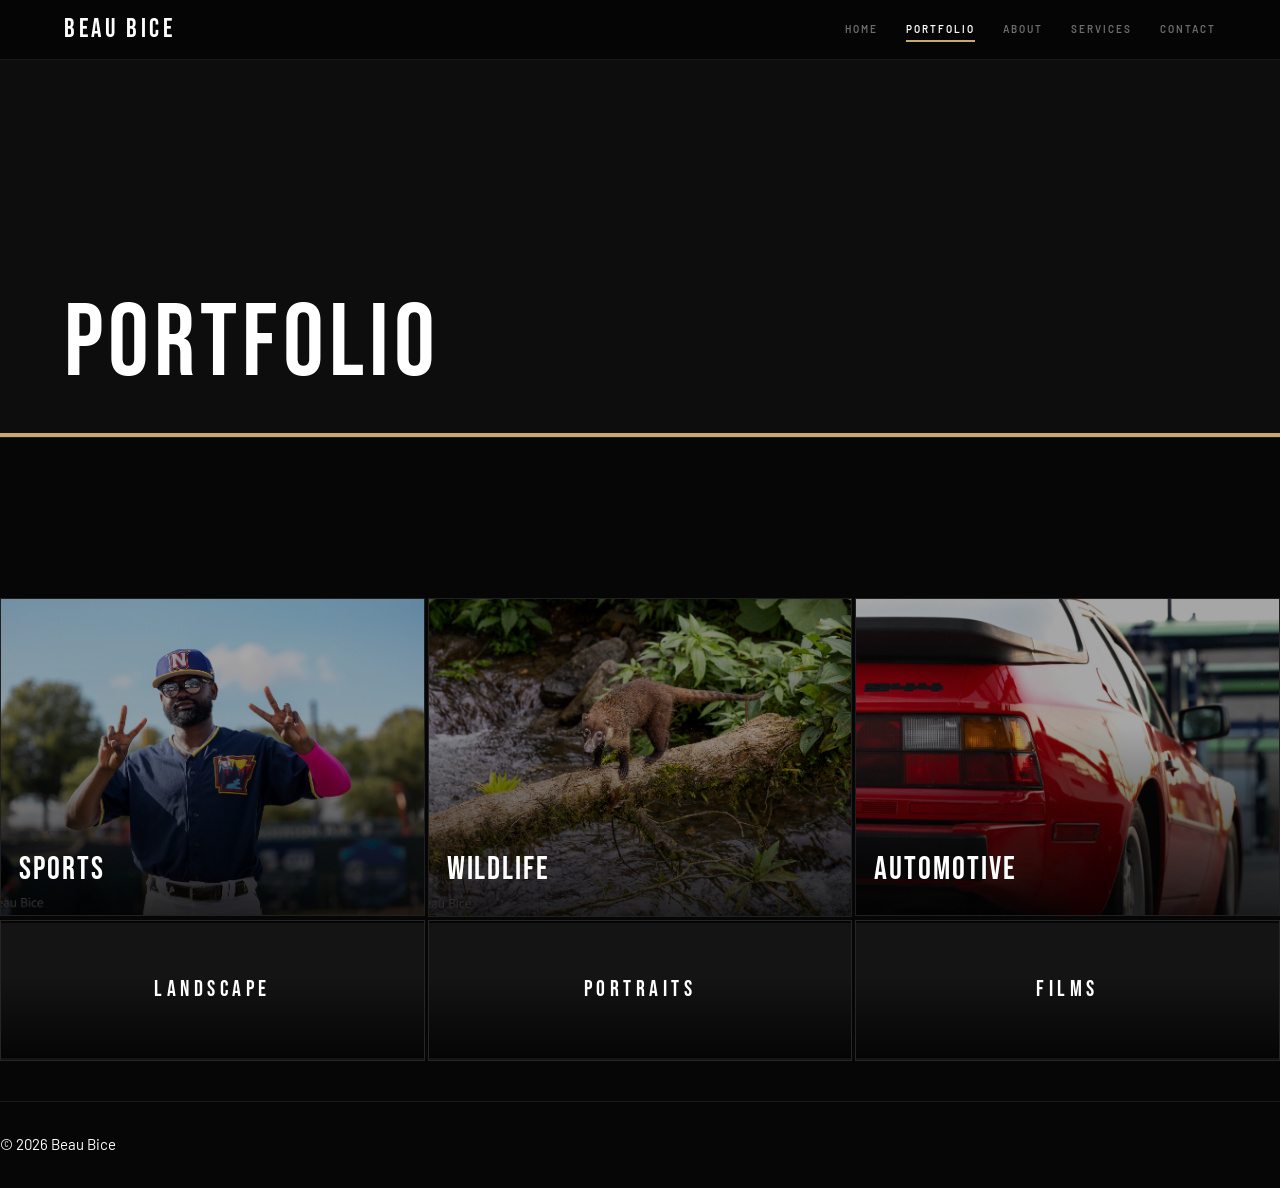
<file: portfolio.html>
<!DOCTYPE html>
<html lang="en">
<head>
  <meta charset="UTF-8">
  <meta name="viewport" content="width=device-width, initial-scale=1.0">
  <title>Portfolio</title>
<meta name="description" content="Explore sports, wildlife, automotive, and outdoor photography and videography by Beau Bice. Serving Arkansas, Missouri, Illinois, and available for travel.">
  <meta name="robots" content="index, follow">
  <link rel="stylesheet" href="styles.css">
	<link href="https://fonts.googleapis.com/css2?family=Bebas+Neue&family=Barlow:wght@300;400;600;700&display=swap" rel="stylesheet">
</head>
<body>
<header class="header">
  <div class="container nav">
    <div class="logo">Beau Bice</div>
    <nav>
      <a href="index.html">Home</a>
      <a href="portfolio.html" class="active">Portfolio</a>
      <a href="about.html">About</a>
      <a href="services.html">Services</a>
      <a href="contact.html">Contact</a>
    </nav>
  </div>
</header>

<section class="page-hero"><h1>Portfolio</h1></section>

<section class="portfolio container">
  <div class="masonry">
    <div class="item"></div>
    <div class="item"></div>
    <div class="item"></div>
    <div class="item"></div>
  </div>
</section>

	<div class="album-grid">
  <a href="sports.html" class="album">
  <img src="IMG_1550.jpg" alt="">
  <span>Sports</span>
</a>
  <a href="wildlife.html" class="album">
  <img src="IMG_1335 copy.jpg" alt="">
  <span>Wildlife</span>
</a>
	<a href="automotive.html" class="album">
  <img src="944 Rear Taillight copy.jpg" alt="">
  <span>Automotive</span>
</a>
  <a href="landscape.html" class="album small">
  <span>Landscape</span>
</a>

<a href="portraits.html" class="album small">
  <span>Portraits</span>
</a>

<a href="films.html" class="album small">
  <span>Films</span>
</a>
</div>

<footer class="footer"><p>© 2026 Beau Bice</p></footer>
</body>
</html>
</file>
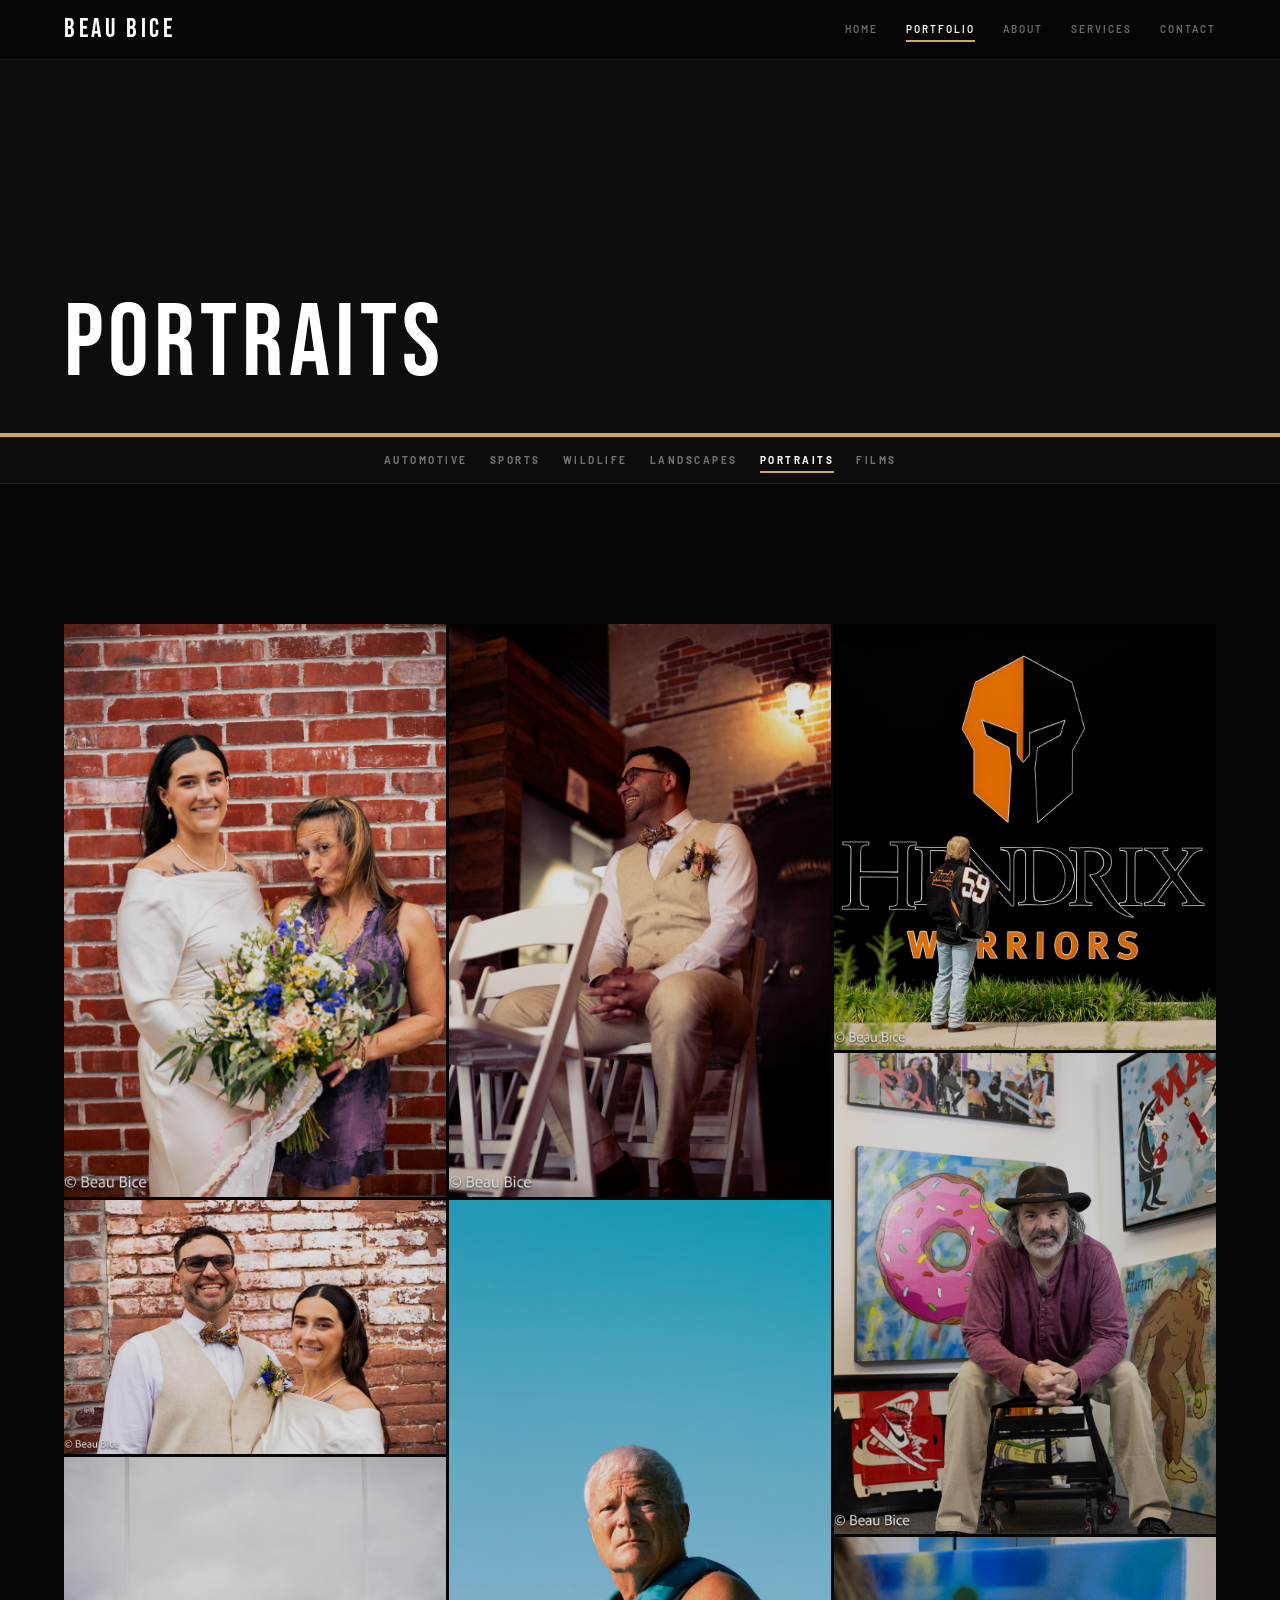
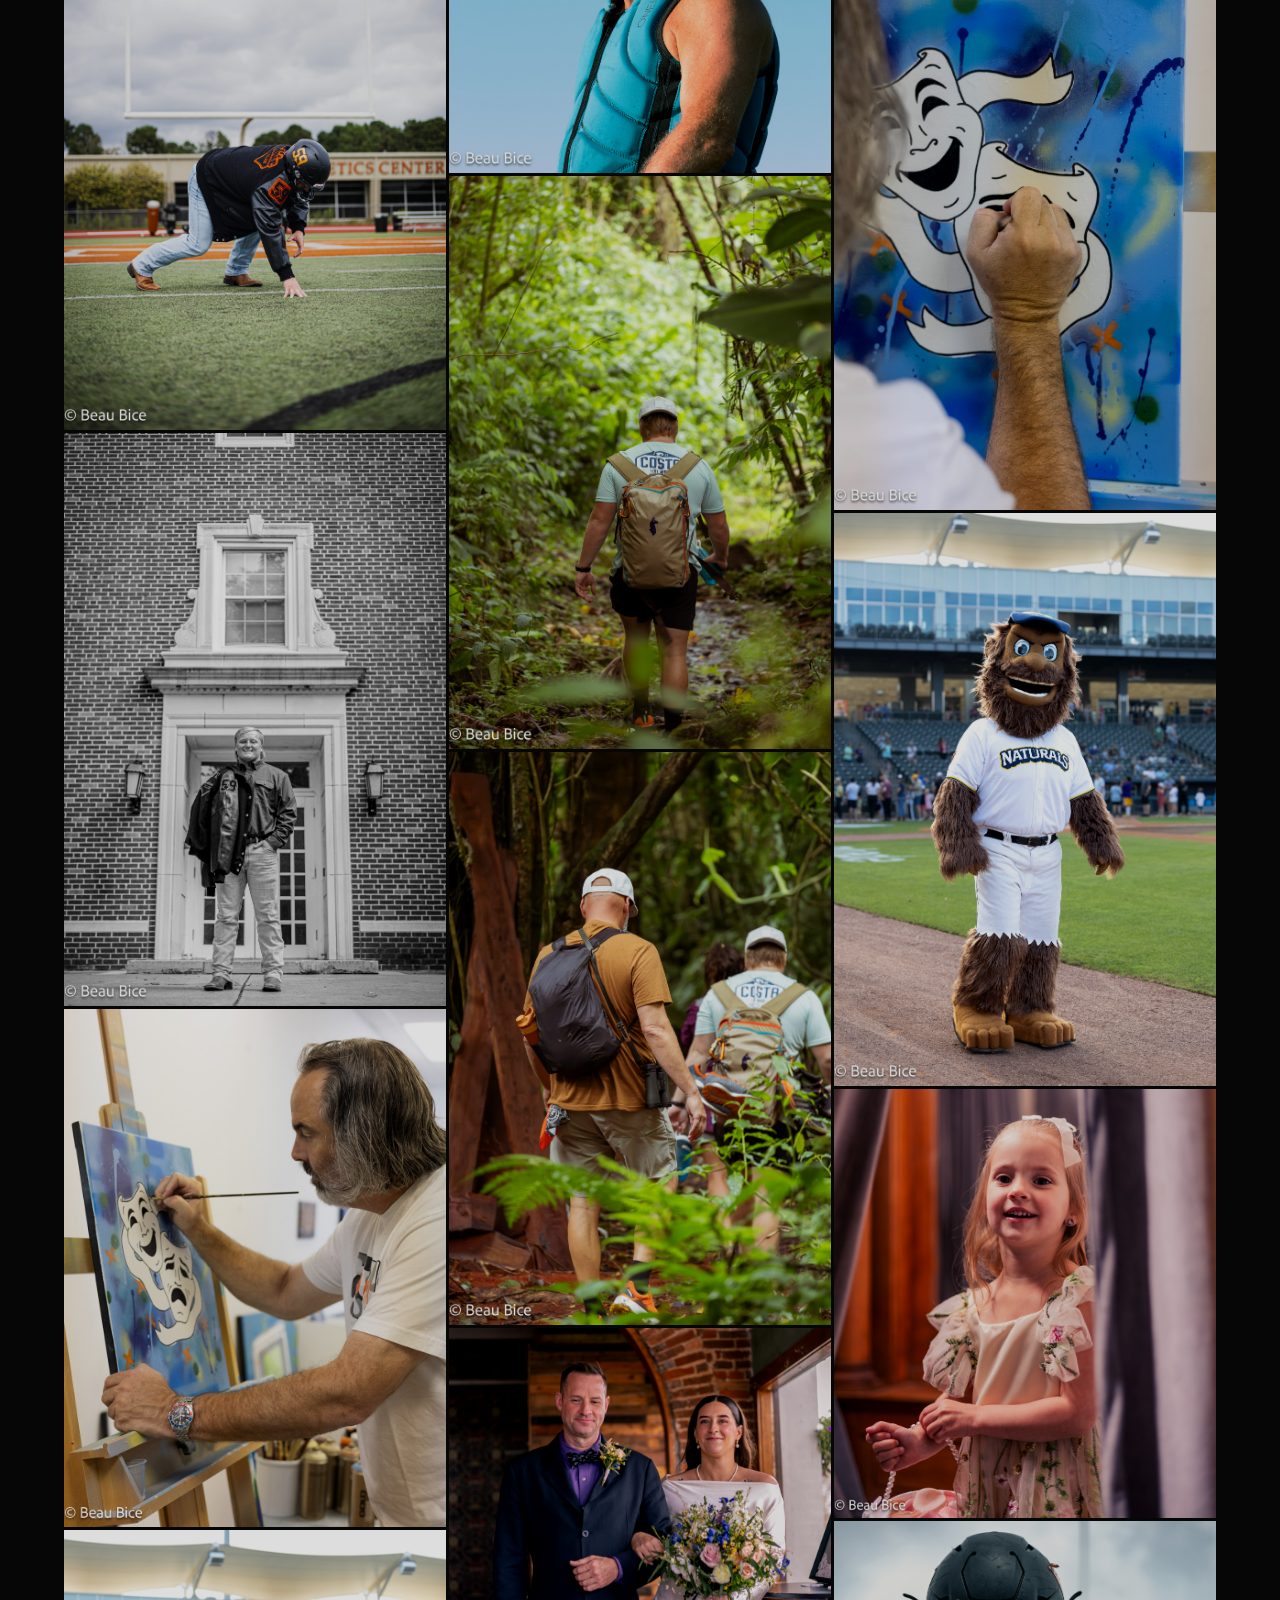
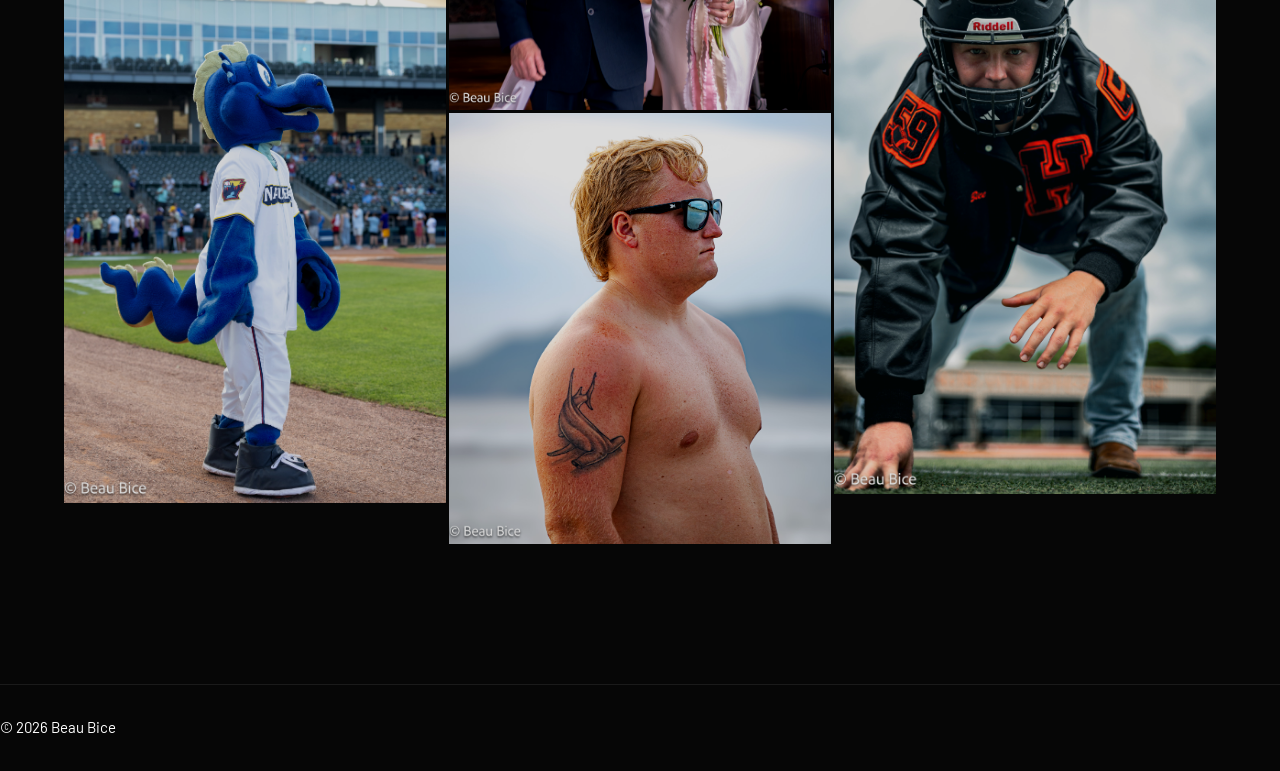
<file: portraits.html>
<!DOCTYPE html>
<html lang="en">
<head>
  <meta charset="UTF-8">
  <meta name="viewport" content="width=device-width, initial-scale=1.0">
  <title>Portraits Album</title>
  <link rel="stylesheet" href="styles.css">
	<link href="https://fonts.googleapis.com/css2?family=Bebas+Neue&family=Barlow:wght@300;400;600;700&display=swap" rel="stylesheet">
</head>
<body>
<header class="header">
  <div class="container nav">
    <div class="logo">Beau Bice</div>
    <nav>
      <a href="index.html">Home</a>
      <a href="portfolio.html" class="active">Portfolio</a>
      <a href="about.html">About</a>
      <a href="services.html">Services</a>
      <a href="contact.html">Contact</a>
    </nav>
  </div>
</header>

<section class="page-hero"><h1>Portraits</h1></section>
<nav class="album-nav">
  <a href="automotive.html" >Automotive</a>
  <a href="sports.html">Sports</a>
  <a href="wildlife.html">Wildlife</a>
  <a href="landscape.html">Landscapes</a>
  <a href="portraits.html" class="active">Portraits</a>
  <a href="films.html">Films</a>
</nav>
<section class="container">
  <div class="photo-grid" id="photoGrid">

    <div class="photo-item">
      <img src="IMG_5002 copy.jpg" alt="">
    </div>

    <div class="photo-item">
      <img src="IMG_5265 copy.jpg" alt="">
    </div>

    <div class="photo-item">
      <img src="IMG_4290 copy.jpg" alt="">
    </div>

    <div class="photo-item">
      <img src="IMG_4271 copy.jpg" alt="">
    </div>
	  
<div class="photo-item">
      <img src="IMG_1479 copy.jpg" alt="">
    </div>
	  
	  <div class="photo-item">
      <img src="Brayden Costa Rica 2024 copy.jpg" alt="">
    </div>
	  
	  <div class="photo-item">
      <img src="Donner_Wedding-14 copy.jpg" alt="">
    </div>
	  
	  <div class="photo-item">
      <img src="Donner_Wedding-19 copy.jpg" alt="">
    </div>
	  
	  <div class="photo-item">
      <img src="Donner_Wedding-27 copy.jpg" alt="">
    </div>
	  
	  <div class="photo-item">
      <img src="Donner_Wedding-24 copy.jpg" alt="">
    </div>
	  
	   <div class="photo-item">
      <img src="Donner_Wedding-8 copy.jpg" alt="">
    </div>
	  
	   <div class="photo-item">
      <img src="Dave Photo Shoot 1.jpg" alt="">
    </div>
	  
	  <div class="photo-item">
      <img src="Dave Photo Shoot 2024.jpg" alt="">
    </div>
	  
	  <div class="photo-item">
      <img src="Daves Photo Shoot 2.jpg" alt="">
    </div>
	  
	  <div class="photo-item">
      <img src="Costarica_Vacation_-4.jpg" alt="">
    </div>
	  
	  <div class="photo-item">
      <img src="IMG_6225.jpg" alt="">
    </div>
	  
	  <div class="photo-item">
      <img src="IMG_6234.jpg" alt="">
    </div>
	  
	  <div class="photo-item">
      <img src="portfolio_photos.jpg" alt="">
    </div>
	  

	  
    <!-- KEEP ADDING MORE -->
    <script>
  const grid = document.getElementById("photoGrid");
  const items = Array.from(grid.children);

  // Shuffle function
  for (let i = items.length - 1; i > 0; i--) {
    const j = Math.floor(Math.random() * (i + 1));
    [items[i], items[j]] = [items[j], items[i]];
  }

  // Re-append shuffled items
  items.forEach(item => grid.appendChild(item));
</script>
  </div>
</section>

<footer class="footer"><p>© 2026 Beau Bice</p></footer>
</body>
</html>
</file>
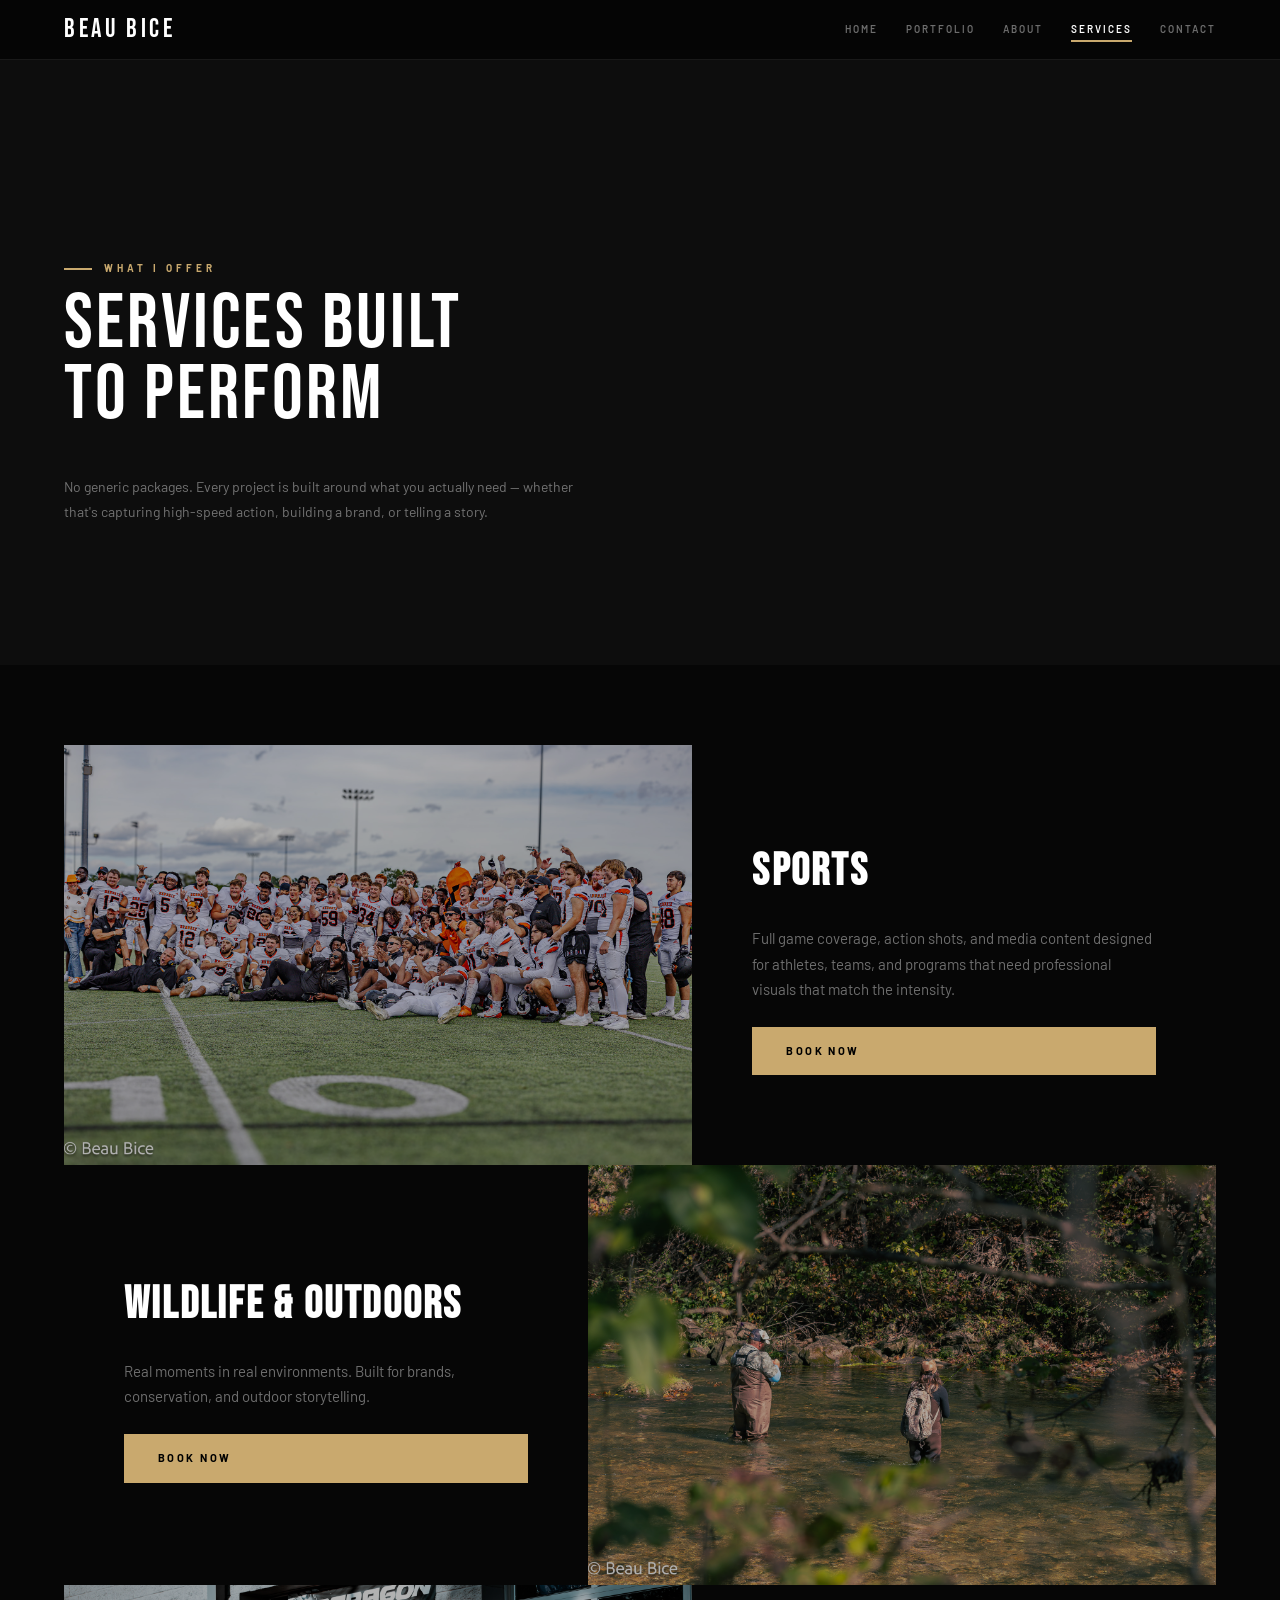
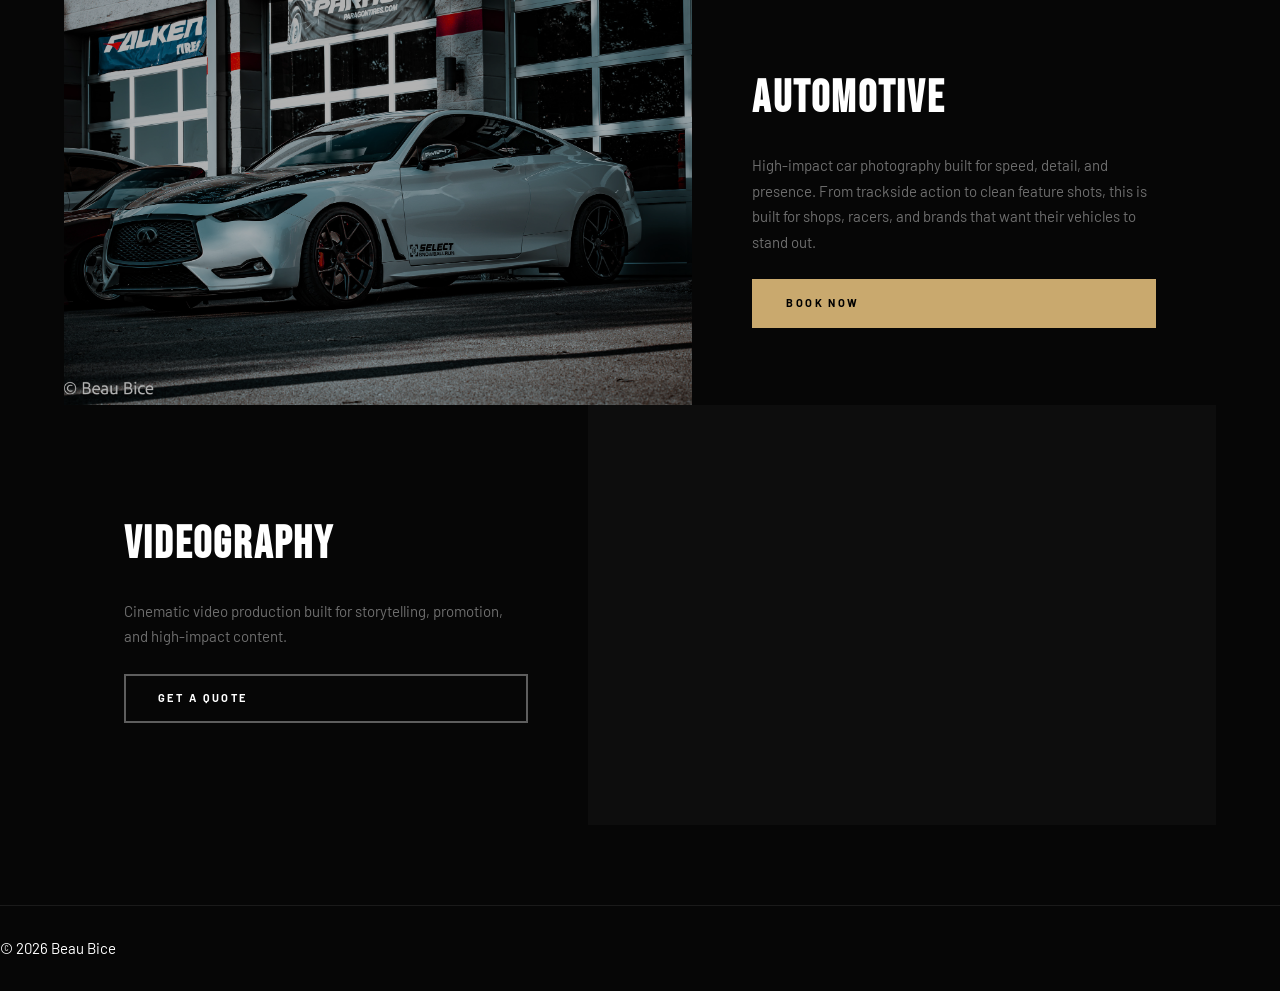
<file: services.html>
<!DOCTYPE html>
<html lang="en">
<head>
  <meta charset="UTF-8">
  <meta name="viewport" content="width=device-width, initial-scale=1.0">
  <title>Services</title>
	<meta name="description" content="Professional sports, automotive, wildlife, and outdoor photography and videography services by Beau Bice. Available for teams, athletes, brands, racetracks, events, and businesses across Arkansas, Missouri, Illinois, and beyond.">
  <meta name="robots" content="index, follow">
  <link rel="stylesheet" href="styles.css">
	<link href="https://fonts.googleapis.com/css2?family=Bebas+Neue&family=Barlow:wght@300;400;600;700&display=swap" rel="stylesheet">
</head>
<body>
<header class="header">
  <div class="container nav">
    <div class="logo">Beau Bice</div>
    <nav>
      <a href="index.html">Home</a>
      <a href="portfolio.html">Portfolio</a>
      <a href="about.html">About</a>
      <a href="services.html" class="active">Services</a>
      <a href="contact.html">Contact</a>
    </nav>
  </div>
</header>

<section class="services-hero">
  <div class="container">
    <p class="section-eyebrow">What I Offer</p>
    <h1 class="section-title">Services Built<br>to Perform</h1>
    <p class="services-intro">
      No generic packages. Every project is built around what you actually need —
      whether that's capturing high-speed action, building a brand, or telling a story.
    </p>
  </div>
</section>

<section class="services-showcase container">

  <!-- SERVICE 1 -->
  <div class="service-row">
    <div class="service-image">
      <img src="IMG_4075 copy.jpg" alt="Sports Photography">
    </div>
    <div class="service-content">
      <h2>Sports</h2>
      <p>
        Full game coverage, action shots, and media content designed for athletes,
        teams, and programs that need professional visuals that match the intensity.
      </p>
      <a href="contact.html?service=Sports Events" class="btn primary">Book Now</a>
    </div>
  </div>

  <!-- SERVICE 2 -->
  <div class="service-row reverse">
    <div class="service-image">
      <img src="IMG_8540 copy.jpg" alt="Wildlife Photography">
    </div>
    <div class="service-content">
      <h2>Wildlife & Outdoors</h2>
      <p>
        Real moments in real environments. Built for brands, conservation, and outdoor storytelling.
      </p>
      <a href="contact.html?service=Wildlife & Outdoors" class="btn primary">Book Now</a>
    </div>
  </div>

  <!-- SERVICE 3 -->
  <div class="service-row">
  <div class="service-image">
    <img src="IMG_7715.jpg" alt="Automotive Photography">
  </div>
  <div class="service-content">
    <h2>Automotive</h2>
    <p>
      High-impact car photography built for speed, detail, and presence. From trackside action
      to clean feature shots, this is built for shops, racers, and brands that want their vehicles
      to stand out.
    </p>
    <a href="contact.html?service=Automotive Media" class="btn primary">Book Now</a>
  </div>
</div>

  <!-- SERVICE 4 -->
  <!-- SERVICE 4 -->
<div class="service-row reverse">
  <div class="service-image">
    <iframe
      src="https://www.youtube.com/embed/oeTr3PeFUeg"
      title="Videography Reel"
      allow="accelerometer; autoplay; clipboard-write; encrypted-media; gyroscope; picture-in-picture; web-share"
      allowfullscreen>
    </iframe>
  </div>

  <div class="service-content">
    <h2>Videography</h2>
    <p>
      Cinematic video production built for storytelling, promotion, and high-impact content.
    </p>
    <a href="contact.html?service=Videography" class="btn">Get a Quote</a>
  </div>
</div>
</div>

</section>

<footer class="footer"><p>© 2026 Beau Bice</p></footer>
</body>
</html>
</file>
<file: styles.css>
@charset "UTF-8";

/* ============================================
   BEAU BICE — styles.css
   Bebas Neue (display) + Barlow (body)
   Bold. Aggressive. Dark. High-contrast.
   ============================================ */

:root {
  --bg:        #060606;
  --surface:   #0d0d0d;
  --surface2:  #141414;
  --border:    rgba(255,255,255,0.08);
  --border-hv: rgba(255,255,255,0.2);
  --accent:    #c9a96e;
  --accent-lt: #e8c98a;
  --text:      #ffffff;
  --muted:     rgba(255,255,255,0.42);
  --font-display: 'Bebas Neue', 'Arial Narrow', sans-serif;
  --font-body:    'Barlow', sans-serif;
  --nav-h:     60px;
  --transition: 0.28s cubic-bezier(0.25, 0.46, 0.45, 0.94);
}

*, *::before, *::after { margin: 0; padding: 0; box-sizing: border-box; }
html { scroll-behavior: smooth; }

body {
  background: var(--bg);
  color: var(--text);
  font-family: var(--font-body);
  font-weight: 400;
  font-size: 15px;
  line-height: 1.7;
  padding-top: var(--nav-h);
  -webkit-font-smoothing: antialiased;
}

a { text-decoration: none; color: inherit; }
img { display: block; width: 100%; height: 100%; object-fit: cover; }

.container {
  width: 90%;
  max-width: 1200px;
  margin: 0 auto;
  padding: 80px 0;
}

/* ── Navigation ─────────────────────────────── */
.header {
  position: fixed;
  top: 0; left: 0;
  width: 100%;
  height: var(--nav-h);
  z-index: 1000;
  background: rgba(6,6,6,0.95);
  backdrop-filter: blur(10px);
  -webkit-backdrop-filter: blur(10px);
  border-bottom: 1px solid var(--border);
}

.nav {
  display: flex;
  justify-content: space-between;
  align-items: center;
  height: 100%;
  padding: 0;
}

.logo {
  font-family: var(--font-display);
  font-size: 1.6rem;
  letter-spacing: 0.14em;
  color: var(--text);
}

nav { display: flex; align-items: center; gap: 28px; }

nav a {
  font-family: var(--font-body);
  font-size: 10px;
  font-weight: 600;
  letter-spacing: 0.2em;
  text-transform: uppercase;
  color: var(--muted);
  transition: color var(--transition);
  position: relative;
}

nav a::after {
  content: '';
  position: absolute;
  bottom: -4px; left: 0;
  width: 0; height: 2px;
  background: var(--accent);
  transition: width var(--transition);
}

nav a:hover, nav a.active { color: var(--text); }
nav a:hover::after, nav a.active::after { width: 100%; }

/* ── Buttons ─────────────────────────────────── */
.btn {
  display: inline-block;
  padding: 13px 32px;
  font-family: var(--font-body);
  font-size: 11px;
  font-weight: 700;
  letter-spacing: 0.22em;
  text-transform: uppercase;
  border: 2px solid rgba(255,255,255,0.35);
  color: var(--text);
  transition: all var(--transition);
  cursor: pointer;
  background: transparent;
}

.btn.primary {
  background: var(--accent);
  border-color: var(--accent);
  color: #000;
}

.btn:hover {
  background: var(--accent);
  border-color: var(--accent);
  color: #000;
}

/* ── Hero ────────────────────────────────────── */
.hero {
  height: 100vh;
  position: relative;
  overflow: hidden;
  display: flex;
  align-items: flex-end;
  justify-content: flex-start;
}

.hero-bg { position: absolute; inset: 0; z-index: 0; }

/* Hero photo: IMG_3816 copy.jpg */
.hero-bg img {
  width: 110%;              /* 👈 makes image bigger so it can shift */
  height: 110%;
  object-fit: cover;
  object-position: left center;  /* 👈 now this will actually work */
  transform: translateX(20%);    /* 👈 fine adjustment */
  filter: brightness(1);
}

.hero-overlay {
  position: absolute;
  inset: 0;
  z-index: 1;

  background:
    linear-gradient(
      to right,
      rgba(6,6,6,1) 0%,
      rgba(6,6,6,0.92) 18%,
      rgba(6,6,6,0.75) 35%,
      rgba(6,6,6,0.45) 55%,
      rgba(6,6,6,0.15) 75%,
      rgba(6,6,6,0) 100%
    ),
    linear-gradient(
      to top,
      rgba(6,6,6,0.95) 0%,
      transparent 55%
    );
}

.hero-content {
  position: relative;
  z-index: 2;
  padding: 0 5% 80px;
  max-width: 820px;
}

.hero-eyebrow {
  font-family: var(--font-body);
  font-size: 11px;
  font-weight: 700;
  letter-spacing: 0.4em;
  text-transform: uppercase;
  color: var(--accent);
  margin-bottom: 16px;
  display: flex;
  align-items: center;
  gap: 14px;
}

.hero-eyebrow::before {
  content: '';
  display: inline-block;
  width: 40px;
  height: 2px;
  background: var(--accent);
  flex-shrink: 0;
}

.hero h1 {
  font-family: var(--font-display);
  font-size: clamp(5rem, 13vw, 11rem);
  font-weight: 400;
  letter-spacing: 0.03em;
  line-height: 0.9;
  margin-bottom: 28px;
  text-transform: uppercase;
}

.hero h1 em {
  font-style: normal;
  color: var(--accent);
  display: block;
}

.hero-sub {
  font-family: var(--font-body);
  font-size: 11px;
  font-weight: 700;
  letter-spacing: 0.35em;
  text-transform: uppercase;
  color: var(--muted);
  margin-bottom: 44px;
}

.hero-btns { display: flex; gap: 14px; flex-wrap: wrap; }

/* ── Client Band ─────────────────────────────── */
.client-band {
  background: rgba(201, 169, 110, 0.08);
  border-top: 1px solid rgba(255,255,255,0.06);
  border-bottom: 1px solid rgba(255,255,255,0.06);
  padding: 10px 0;
}
.client-band-inner {
  width: 90%;
  max-width: 1200px;
  margin: 0 auto;
  display: flex;
  align-items: center;
  gap: 20px;
  flex-wrap: wrap;
  justify-content: center;
}

.client-band-inner span {
  font-family: var(--font-body);
  font-size: 9px;
  font-weight: 700;
  letter-spacing: 0.25em;
  text-transform: uppercase;
  color: rgba(255,255,255,0.65);
}

.band-dot { color: rgba(0,0,0,0.3) !important; letter-spacing: 0 !important; }

/* ── Section Headings ────────────────────────── */
.section-eyebrow {
  font-family: var(--font-body);
  font-size: 10px;
  font-weight: 700;
  letter-spacing: 0.4em;
  text-transform: uppercase;
  color: var(--accent);
  margin-bottom: 12px;
  display: flex;
  align-items: center;
  gap: 12px;
}

.section-eyebrow::before {
  content: '';
  display: inline-block;
  width: 28px;
  height: 2px;
  background: var(--accent);
  flex-shrink: 0;
}

.section-title {
  font-family: var(--font-display);
  font-size: clamp(3rem, 6vw, 5.5rem);
  font-weight: 400;
  letter-spacing: 0.04em;
  text-transform: uppercase;
  line-height: 0.92;
  margin-bottom: 44px;
}

/* ── Page Hero (inner pages) ─────────────────── */
.page-hero { height: 42vh; min-height: 240px; display: flex; flex-direction: column; align-items: flex-start; justify-content: flex-end; padding-bottom: 44px; padding-left: 5%; background: var(--surface); border-bottom: 1px solid var(--border); position: relative; overflow: hidden; }

.page-hero::after {
  content: '';
  position: absolute;
  bottom: 0; left: 0;
  width: 100%; height: 4px;
  background: var(--accent);
}

.page-eyebrow {
  font-family: var(--font-body);
  font-size: 10px;
  font-weight: 700;
  letter-spacing: 0.4em;
  text-transform: uppercase;
  color: var(--accent);
  margin-bottom: 10px;
  display: flex;
  align-items: center;
  gap: 12px;
}

.page-eyebrow::before {
  content: '';
  display: inline-block;
  width: 28px; height: 2px;
  background: var(--accent);
  flex-shrink: 0;
}

.page-hero h1 {
  font-family: var(--font-display);
  font-size: clamp(3.5rem, 8vw, 7rem);
  font-weight: 400;
  letter-spacing: 0.05em;
  text-transform: uppercase;
  line-height: 0.95;
}

/* ── Featured Work Cards ─────────────────────── */
.featured-grid {
  display: grid;
  grid-template-columns: repeat(3, 1fr);
  gap: 3px;
}

/*
  Featured photos (index.html):
    Ethan Jap Press.jpg  · Greenville_Wildlife_-5.jpg  · March_29_Greenville-8 copy.jpg
*/
.feat-card {
  position: relative;
  aspect-ratio: 3/4;
  overflow: hidden;
  display: block;
  background: var(--surface);
}

.feat-card img {
  width: 100%; height: 100%;
  object-fit: cover;
  transition: transform 0.7s ease, filter 0.4s ease;
  filter: brightness(0.65);
}

.feat-card:hover img { transform: scale(1.06); filter: brightness(0.9); }

.feat-card-overlay {
  position: absolute; inset: 0;
  background: linear-gradient(to top, rgba(6,6,6,0.92) 0%, rgba(6,6,6,0.05) 55%);
}

.feat-card-label {
  position: absolute;
  bottom: 0; left: 0; right: 0;
  padding: 28px 24px;
  z-index: 2;
}

.feat-card-cat {
  font-family: var(--font-body);
  font-size: 10px;
  font-weight: 700;
  letter-spacing: 0.3em;
  text-transform: uppercase;
  color: var(--accent);
  margin-bottom: 6px;
}

.feat-card-title {
  font-family: var(--font-display);
  font-size: 2.4rem;
  letter-spacing: 0.06em;
  text-transform: uppercase;
  line-height: 1;
}

/* ── Who I Work With ─────────────────────────── */
.who-section { background: var(--surface); }
.who-section {
  position: relative; /* add this */
  cursor: pointer;    /* optional: shows it's clickable */
}

.who-section a.section-link {
  position: absolute;
  inset: 0;
  z-index: 5;
}
.who-layout {
  display: grid;
  grid-template-columns: 1.2fr 1fr;
  gap: 40px;
  align-items: stretch;
}

.who-image {
  position: relative;
  overflow: hidden;
}

.who-image img {
  width: 100%;
  height: 100%;
  object-fit: cover;
  filter: brightness(0.7);
  transition: transform 0.6s ease;
}

.who-image:hover img {
  transform: scale(1.05);
  filter: brightness(0.9);
}
.who-grid {
  display: grid;
  grid-template-columns: repeat(2, 1fr);
  gap: 3px;
  background: var(--bg);
}

.who-card {
  background: var(--surface);
  padding: 44px 38px;
  transition: background var(--transition);
  border-left: 4px solid transparent;
}

.who-card:hover {
  background: var(--surface2);
  border-left-color: var(--accent);
}

.who-number {
  font-family: var(--font-display);
  font-size: 5rem;
  color: var(--accent);
  opacity: 0.2;
  margin-bottom: 16px;
  line-height: 1;
  letter-spacing: 0.05em;
}

.who-card h3 {
  font-family: var(--font-display);
  font-size: 2rem;
  letter-spacing: 0.05em;
  text-transform: uppercase;
  margin-bottom: 14px;
  line-height: 1;
}

.who-card p { font-size: 13px; color: var(--muted); line-height: 1.8; }

/* ── About Preview ───────────────────────────── */
.about-preview { background: var(--surface2); }

.about-preview .container {
  display: grid;
  grid-template-columns: 1fr 1fr;
  gap: 70px;
  align-items: center;
}

/* About preview photo: IMG_1152 copy.jpg */
.about-thumb {
  aspect-ratio: 3/4;
  overflow: hidden;
  background: #111;
  position: relative;
}

.about-thumb::after {
  content: '';
  position: absolute;
  bottom: -4px; right: -4px;
  width: 55%; height: 55%;
  border-bottom: 4px solid var(--accent);
  border-right: 4px solid var(--accent);
  pointer-events: none;
}

.about-thumb img {
  width: 100%; height: 100%;
  object-fit: cover;
  filter: brightness(0.82) contrast(1.05);
}

.about-text h2 {
  font-family: var(--font-display);
  font-size: clamp(2.8rem, 5vw, 5rem);
  line-height: 0.92;
  text-transform: uppercase;
  letter-spacing: 0.04em;
  margin-bottom: 24px;
}

.about-text p { color: var(--muted); margin-bottom: 32px; line-height: 1.85; font-size: 14px; }

/* ── Masonry Preview (index) ─────────────────── */
/*
  Original photos:
    IMG_8598 copy.jpg  → .masonry-item.tall
    IMG_4436.jpg       → .masonry-item
    IMG_0318 copy.jpg  → .masonry-item
    Jeep-1 copy.jpg    → .masonry-item.wide
*/
.masonry-preview {
  display: grid;
  grid-template-columns: 1fr 1fr 1fr;
  grid-template-rows: auto auto;
  gap: 3px;
}

.masonry-item {
  position: relative;
  overflow: hidden;
  background: var(--surface);
  aspect-ratio: 4/3;
}

.masonry-item.tall { grid-row: span 2; aspect-ratio: unset; }
.masonry-item.wide { grid-column: span 2; }

.masonry-item img {
  width: 100%; height: 100%;
  object-fit: cover;
  transition: transform 0.6s ease, filter 0.4s ease;
  filter: brightness(0.7) contrast(1.05);
}

.masonry-item:hover img { transform: scale(1.05); filter: brightness(0.95) contrast(1.05); }

.masonry-overlay { position: absolute; inset: 0; }

/* ── Services Grid ───────────────────────────── */

.image-card {
  position: relative;
  background-size: cover;
  background-position: center;
  color: white;
}

.image-card .overlay {
  position: absolute;
  inset: 0;
  background: linear-gradient(to top, rgba(0,0,0,0.85), rgba(0,0,0,0.2));
}

.image-card h3,
.image-card p,
.image-card a {
  position: relative;
  z-index: 2;
}

.services-grid {
  display: grid;
  grid-template-columns: repeat(auto-fit, minmax(260px, 1fr));
  gap: 3px;
  background: var(--bg);
}

.service-card {
  background: var(--surface);
  padding: 40px 32px;
  display: flex;
  flex-direction: column;
  gap: 10px;
  transition: background var(--transition);
  border-top: 4px solid transparent;
}

.service-card:hover { background: var(--surface2); border-top-color: var(--accent); }

.service-icon {
  font-family: var(--font-display);
  font-size: 3.5rem;
  color: var(--accent);
  opacity: 0.25;
  line-height: 1;
  letter-spacing: 0.05em;
}

.service-card h3 {
  font-family: var(--font-display);
  font-size: 2rem;
  letter-spacing: 0.05em;
  text-transform: uppercase;
  line-height: 1;
}

.service-price {
  font-family: var(--font-body);
  font-size: 10px;
  font-weight: 700;
  letter-spacing: 0.25em;
  text-transform: uppercase;
  color: var(--accent);
}

.service-card p { color: var(--muted); font-size: 13px; line-height: 1.8; flex: 1; }
.service-card .btn { align-self: flex-start; margin-top: 16px; }

.services-cta {
  background: var(--surface);
  border-top: 4px solid var(--accent);
  padding: 80px 0;
  text-align: center;
}

.services-cta h2 {
  font-family: var(--font-display);
  font-size: clamp(2.5rem, 5vw, 4rem);
  text-transform: uppercase;
  letter-spacing: 0.04em;
  margin-bottom: 14px;
  line-height: 1;
}

.services-cta p {
  color: var(--muted);
  margin-bottom: 32px;
  font-size: 14px;
  max-width: 420px;
  margin-left: auto; margin-right: auto;
}

/* ── CTA Band ────────────────────────────────── */
.cta-band { background: var(--accent); padding: 64px 0; }

.cta-band-inner {
  width: 90%;
  max-width: 1200px;
  margin: 0 auto;
  display: flex;
  align-items: center;
  justify-content: space-between;
  gap: 40px;
  flex-wrap: wrap;
}

.cta-band-inner .section-eyebrow { color: rgba(0,0,0,0.45); }
.cta-band-inner .section-eyebrow::before { background: rgba(0,0,0,0.3); }

.cta-band-inner h2 {
  font-family: var(--font-display);
  font-size: clamp(2.5rem, 4.5vw, 4rem);
  letter-spacing: 0.04em;
  text-transform: uppercase;
  color: #000;
  line-height: 0.95;
}

.cta-band .btn { border-color: #000; color: #000; white-space: nowrap; }
.cta-band .btn:hover { background: #000; border-color: #000; color: var(--accent); }

/* ── Portfolio Album Grid ────────────────────── */
.album-grid {
  display: grid;
  grid-template-columns: repeat(3, 1fr);
  gap: 3px;
  padding-bottom: 40px;
}

.album-card {
  position: relative;
  aspect-ratio: 4/3;
  overflow: hidden;
  display: block;
  background: var(--surface);
  cursor: pointer;
}

.album-card img {
  width: 100%; height: 100%;
  object-fit: cover;
  transition: transform 0.7s ease, filter 0.4s ease;
  filter: brightness(0.6);
}

.album-card:hover img { transform: scale(1.06); filter: brightness(0.88); }

.album-card-overlay {
  position: absolute; inset: 0;
  background: linear-gradient(to top, rgba(6,6,6,0.9) 0%, rgba(6,6,6,0.05) 55%);
}

.album-card-label {
  position: absolute;
  bottom: 0; left: 0; right: 0;
  padding: 24px 20px;
  z-index: 2;
}

.album-card-cat {
  font-family: var(--font-body);
  font-size: 9px;
  font-weight: 700;
  letter-spacing: 0.3em;
  text-transform: uppercase;
  color: var(--accent);
  margin-bottom: 4px;
}

.album-card-title {
  font-family: var(--font-display);
  font-size: 2rem;
  letter-spacing: 0.06em;
  text-transform: uppercase;
  line-height: 1;
}

.album-nav {
  display: flex;
  justify-content: center;
  gap: 22px;
  padding: 14px 0;
  background: var(--surface);
  border-bottom: 1px solid var(--border);
  position: sticky;
  top: var(--nav-h);
  z-index: 999;
}

.album-nav a {
  font-family: var(--font-body);
  font-size: 10px;
  font-weight: 700;
  letter-spacing: 0.25em;
  text-transform: uppercase;
  color: var(--muted);
  transition: color var(--transition);
  position: relative;
}

.album-nav a:hover {
  color: var(--text);
}

.album-nav a.active {
  color: var(--text);
}

.album-nav a::after {
  content: '';
  position: absolute;
  bottom: -4px;
  left: 0;
  width: 0;
  height: 2px;
  background: var(--accent);
  transition: width var(--transition);
}

.album-nav a:hover::after,
.album-nav a.active::after {
  width: 100%;
}
/* ── Portfolio Category Tiles ───────────────── */
.album {
  position: relative;
  display: block;
  aspect-ratio: 4/3;
  overflow: hidden;
  background: var(--surface);
  border: 1px solid var(--border);
  transition: transform var(--transition), border-color var(--transition);
}

.album img {
  width: 100%;
  height: 100%;
  object-fit: cover;
  filter: brightness(0.65);
  transition: transform 0.7s ease, filter 0.4s ease;
}

.album span {
  position: absolute;
  bottom: 18px;
  left: 18px;
  font-family: var(--font-display);
  font-size: 2rem;
  letter-spacing: 0.06em;
  text-transform: uppercase;
  color: var(--text);
  z-index: 2;
}

.album::after {
  content: '';
  position: absolute;
  inset: 0;
  background: linear-gradient(to top, rgba(0,0,0,0.75), transparent 60%);
}

.album:hover img {
  transform: scale(1.06);
  filter: brightness(0.9);
}

.album:hover {
  border-color: var(--accent);
}

/* ── Smaller Button-style Links ─────────────── */
.album.small {
  aspect-ratio: 3/1;
  padding: 18px;
  min-height: 90px;
  display: flex;
  align-items: center;
  justify-content: center;
  text-align: center;
  background: var(--surface2);
  border: 1px solid var(--border);
  transition: transform var(--transition), border-color var(--transition), background var(--transition);
}

.album.small span {
  position: relative;
  bottom: auto;
  left: auto;
  font-size: 1.4rem;
  letter-spacing: 0.2em;
}

.album.small::after {
  content: '';
  position: absolute;
  inset: 0;
  border: 2px solid transparent;
  pointer-events: none;
  transition: border-color var(--transition), box-shadow var(--transition);
}

.album.small:hover {
  transform: translateY(-4px);
  background: var(--surface);
}

.album.small:hover::after {
  border-color: var(--accent);
  box-shadow: 0 0 18px rgba(201, 169, 110, 0.35);
}

.album.small:hover span {
  color: var(--accent);
}
/* ── Photo Grid (gallery pages) ──────────────── */
.photo-grid { columns: 3; column-gap: 3px; padding: 60px 0; }

.photo-item {
  break-inside: avoid;
  margin-bottom: 3px;
  overflow: hidden;
  background: var(--surface);
  cursor: pointer;
}

.photo-item img {
  width: 100%; height: auto;
  display: block;
  transition: transform 0.5s ease, filter 0.35s ease;
  filter: brightness(0.85) contrast(1.05);
}

.photo-item:hover img { transform: scale(1.04); filter: brightness(1) contrast(1.05); }

.album-back {
  display: inline-flex;
  align-items: center;
  gap: 10px;
  font-family: var(--font-body);
  font-size: 10px;
  font-weight: 700;
  letter-spacing: 0.22em;
  text-transform: uppercase;
  color: var(--muted);
  margin-bottom: 36px;
  transition: color var(--transition);
}
.album-back:hover { color: var(--accent); }
.album-back::before { content: '←'; font-size: 14px; }

/* ── Films Page ──────────────────────────────── */
.films-grid {
  display: grid;
  grid-template-columns: repeat(auto-fit, minmax(320px, 1fr));
  gap: 3px;
}

.video-card {
  background: var(--surface);
  border-top: 4px solid transparent;
  overflow: hidden;
  transition: border-top-color var(--transition);
}

.video-card:hover { border-top-color: var(--accent); }

.video-card iframe {
  width: 100%;
  height: 240px;
  display: block;
  border: none;
}
.video-card-info { padding: 20px 22px; }

.video-card-title {
  font-family: var(--font-display);
  font-size: 1.7rem;
  letter-spacing: 0.05em;
  text-transform: uppercase;
  margin-bottom: 4px;
  line-height: 1;
}

.video-card-meta {
  font-family: var(--font-body);
  font-size: 10px;
  font-weight: 700;
  letter-spacing: 0.25em;
  text-transform: uppercase;
  color: var(--accent);
}

/* ── About Page ──────────────────────────────── */
.about-page .container {
  display: grid;
  grid-template-columns: 1fr 1.5fr;
  gap: 80px;
  align-items: start;
}

/* About photo: IMG_1152 copy.jpg */
.about-photo {
  position: sticky;
  top: calc(var(--nav-h) + 40px);
  aspect-ratio: 3/4;
  overflow: hidden;
  background: var(--surface);
}

.about-photo img {
  width: 100%; height: 100%;
  object-fit: cover;
  filter: brightness(0.82) contrast(1.05);
}

.about-body h2 {
  font-family: var(--font-display);
  font-size: clamp(2.8rem, 5vw, 4.5rem);
  letter-spacing: 0.04em;
  text-transform: uppercase;
  margin-bottom: 28px;
  line-height: 0.95;
}

.about-body p { color: var(--muted); line-height: 1.9; margin-bottom: 20px; font-size: 14px; }

.about-facts {
  display: grid;
  grid-template-columns: 1fr 1fr;
  gap: 28px;
  margin: 44px 0;
  border-top: 1px solid var(--border);
  padding-top: 40px;
}

.fact-label {
  font-family: var(--font-body);
  font-size: 9px;
  font-weight: 700;
  letter-spacing: 0.3em;
  text-transform: uppercase;
  color: var(--accent);
  margin-bottom: 6px;
}

.fact-value { font-size: 13px; color: var(--muted); }

/* ── Contact Page ────────────────────────────── */
.contact-wrap {
  display: grid;
  grid-template-columns: 1fr 1.2fr;
  gap: 80px;
  align-items: start;
}
.contact-info {
  position: relative;
  background: url('Merica-12 copy.jpg') center/cover no-repeat;
  padding: 60px;
  color: white;
}

.contact-info h2 {
  font-family: var(--font-display);
  font-size: clamp(2.5rem, 4vw, 4.2rem);
  text-transform: uppercase;
  letter-spacing: 0.04em;
  margin-bottom: 22px;
  line-height: 0.95;
}

.contact-info p { color: #ffffff; line-height: 1.85; margin-bottom: 40px; font-size: 14px; }
.contact-detail { margin-bottom: 22px; }

.contact-detail-label {
  font-family: var(--font-body);
  font-size: 9px;
  font-weight: 700;
  letter-spacing: 0.3em;
  text-transform: uppercase;
  color: var(--accent);
  margin-bottom: 5px;
}

.contact-detail-value { font-size: 14px; color: var(--muted); }

/* ── Form ────────────────────────────────────── */
.form { display: flex; flex-direction: column; gap: 10px; }

.form input, .form textarea, .form select {
  width: 100%;
  padding: 14px 16px;
  background: var(--surface);
  border: 1px solid var(--border);
  border-left: 4px solid transparent;
  color: var(--text);
  font-family: var(--font-body);
  font-size: 13px;
  font-weight: 400;
  outline: none;
  transition: border-color var(--transition), border-left-color var(--transition);
  appearance: none; -webkit-appearance: none;
}

.form input::placeholder, .form textarea::placeholder { color: var(--muted); }

.form select {
  cursor: pointer;
  background-image: url("data:image/svg+xml,%3Csvg xmlns='http://www.w3.org/2000/svg' width='10' height='6' fill='none'%3E%3Cpath d='M1 1l4 4 4-4' stroke='%23c9a96e' stroke-width='1.5'/%3E%3C/svg%3E");
  background-repeat: no-repeat;
  background-position: right 16px center;
  padding-right: 40px;
}

.form select option { background: var(--surface); color: var(--text); }
.form input:focus, .form textarea:focus, .form select:focus { border-color: var(--border-hv); border-left-color: var(--accent); }
.form textarea { height: 160px; resize: vertical; }

/* ── Lightbox ────────────────────────────────── */
.lightbox {
  display: none;
  position: fixed; inset: 0;
  background: rgba(0,0,0,0.97);
  z-index: 9999;
  align-items: center;
  justify-content: center;
}

.lightbox.open { display: flex; }
.lightbox img { max-width: 90vw; max-height: 90vh; object-fit: contain; width: auto; height: auto; }

.lightbox-close {
  position: absolute;
  top: 24px; right: 28px;
  font-size: 32px;
  color: var(--muted);
  cursor: pointer;
  background: none; border: none;
  font-family: var(--font-body);
  transition: color var(--transition);
}

.lightbox-close:hover { color: var(--accent); }

/* ── Footer ──────────────────────────────────── */
.footer { padding: 30px 0; border-top: 1px solid var(--border); background: var(--bg); }

.footer-inner {
  width: 90%; max-width: 1200px; margin: 0 auto;
  display: flex; justify-content: space-between; align-items: center;
}

.footer-logo { font-family: var(--font-display); font-size: 1.4rem; letter-spacing: 0.12em; }
.footer-copy { font-size: 11px; font-weight: 600; color: var(--muted); letter-spacing: 0.12em; text-transform: uppercase; }
.footer-social { display: flex; gap: 20px; }

.footer-social a {
  font-family: var(--font-body);
  font-size: 10px; font-weight: 700;
  letter-spacing: 0.22em; text-transform: uppercase;
  color: var(--muted); transition: color var(--transition);
}

.footer-social a:hover { color: var(--accent); }

/* ── Responsive ──────────────────────────────── */
@media (max-width: 1000px) { .who-grid { grid-template-columns: 1fr; } }

@media (max-width: 900px) {
  .featured-grid { grid-template-columns: 1fr 1fr; }
  .album-grid { grid-template-columns: 1fr 1fr; }
  .about-preview .container,
  .about-page .container,
  .contact-wrap { grid-template-columns: 1fr; gap: 40px; }
  .about-photo { position: static; aspect-ratio: 4/3; }
  .photo-grid { columns: 2; }
  .masonry-preview { grid-template-columns: 1fr 1fr; }
  .masonry-item.tall { grid-row: span 1; aspect-ratio: 4/3; }
  .masonry-item.wide { grid-column: span 2; }
  .cta-band-inner { flex-direction: column; align-items: flex-start; }
}

@media (max-width: 600px) {
  nav { gap: 14px; }
  nav a { font-size: 9px; letter-spacing: 0.1em; }
  .featured-grid, .album-grid { grid-template-columns: 1fr; }
  .feat-card { aspect-ratio: 16/9; }
  .photo-grid { columns: 1; }
  .about-facts { grid-template-columns: 1fr; }
  .hero-btns { flex-direction: column; align-items: flex-start; }
  .footer-inner { flex-direction: column; gap: 16px; text-align: center; }
  .footer-social { justify-content: center; }
  .masonry-preview { grid-template-columns: 1fr; }
  .masonry-item.wide { grid-column: span 1; }
  .client-band-inner { gap: 10px; }
  .band-dot { display: none; }
  .hero h1 { font-size: clamp(4rem, 18vw, 8rem); }
  .page-hero { padding-left: 5%; }
}

/* ── Services Hero ───────────────────────── */
.services-hero {
  padding: 120px 0 60px;
  background: var(--surface);
}

.services-intro {
  max-width: 520px;
  color: var(--muted);
  font-size: 14px;
  line-height: 1.8;
}

/* ── Services Showcase ───────────────────── */
.services-showcase {
  display: flex;
  flex-direction: column;
}

/* Each row */
.service-row {
  display: grid;
  grid-template-columns: 1.2fr 1fr;
  min-height: 420px;
}

/* Alternate layout */
.service-row.reverse {
  grid-template-columns: 1fr 1.2fr;
}

.service-row.reverse .service-image {
  order: 2;
}

.service-row.reverse .service-content {
  order: 1;
}

/* Image side */
.service-image {
  overflow: hidden;
  background: var(--surface);
}

.service-image img {
  width: 100%;
  height: 100%;
  object-fit: cover;
  filter: brightness(0.7);
  transition: transform 0.6s ease, filter 0.4s ease;
}

.service-image video {
  width: 100%;
  height: 100%;
  object-fit: cover;
  display: block;
}

.service-row:hover img {
  transform: scale(1.05);
  filter: brightness(0.9);
}

/* Content side */
.service-content {
  display: flex;
  flex-direction: column;
  justify-content: center;
  padding: 60px;
  background: var(--bg);
}

.service-content h2 {
  font-family: var(--font-display);
  font-size: 2.8rem;
  text-transform: uppercase;
  letter-spacing: 0.05em;
  margin-bottom: 16px;
}

.service-content p {
  color: var(--muted);
  margin-bottom: 24px;
  max-width: 420px;
}
.service-image iframe {
  width: 100%;
  height: 100%;
  border: none;
  display: block;
}

/* ── Mobile ───────────────────────── */
@media (max-width: 900px) {
  .service-row,
  .service-row.reverse {
    grid-template-columns: 1fr;
  }

  .service-image {
    height: 260px;
  }

  .service-content {
    padding: 40px 20px;
  }
}

/* ── About Page Image ───────────────────── */
.about-grid {
  display: grid;
  grid-template-columns: 1fr 1.5fr;
  gap: 80px;
  align-items: start;
}

.about-img {
  position: sticky;
  top: calc(var(--nav-h) + 40px);
  aspect-ratio: 3/4;
  overflow: hidden;
  background: var(--surface);
}

.about-img img {
  width: 100%;
  height: 100%;
  object-fit: cover;
  filter: brightness(0.85) contrast(1.05);
}

.feat-card,
.who-card,
.about-preview,
.masonry-item,
.cta-band {
  opacity: 0;
  transform: translateY(20px);
  transition: all 0.8s ease;
}

.show {
  opacity: 10;
  transform: translateY(0);
}

.feat-card,
.who-card {
  transition: transform 0.3s ease, box-shadow 0.3s ease;
}

.feat-card:hover,
.who-card:hover {
  transform: translateY(-6px);
}
</file>
